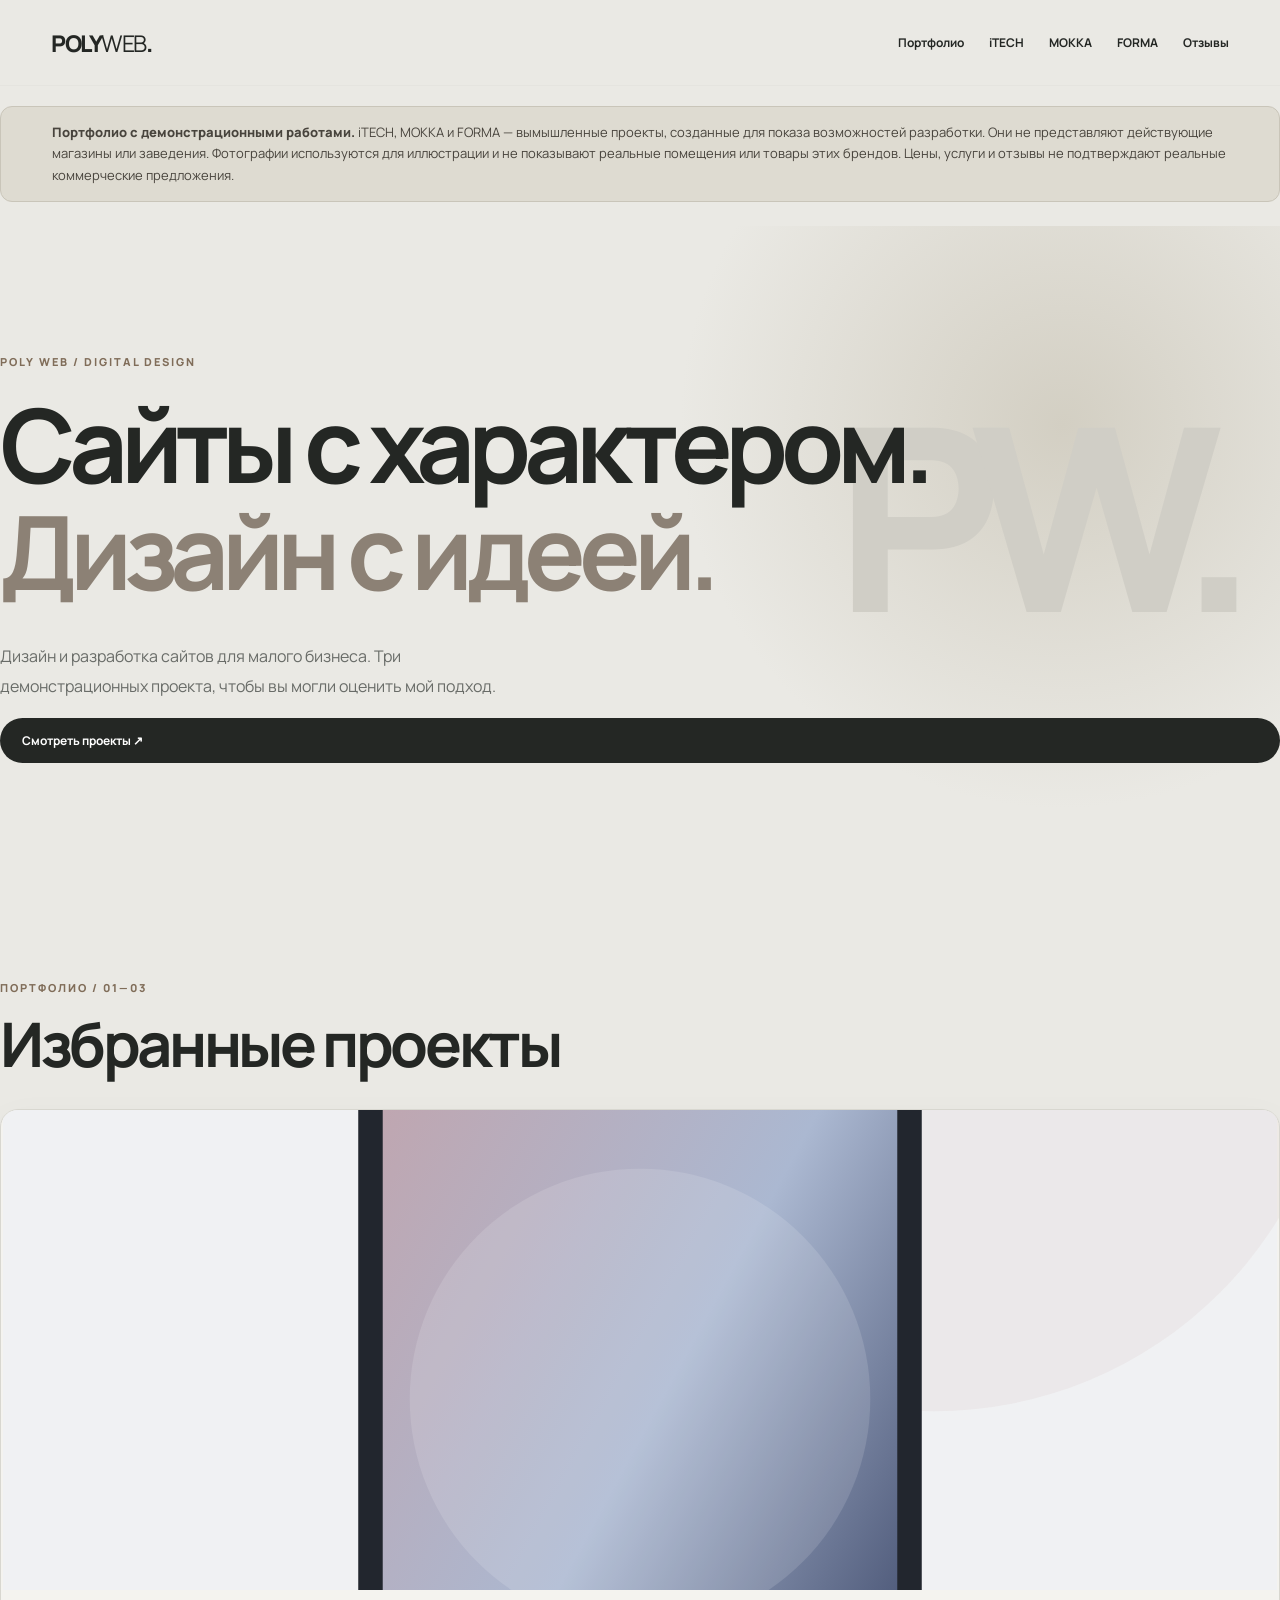
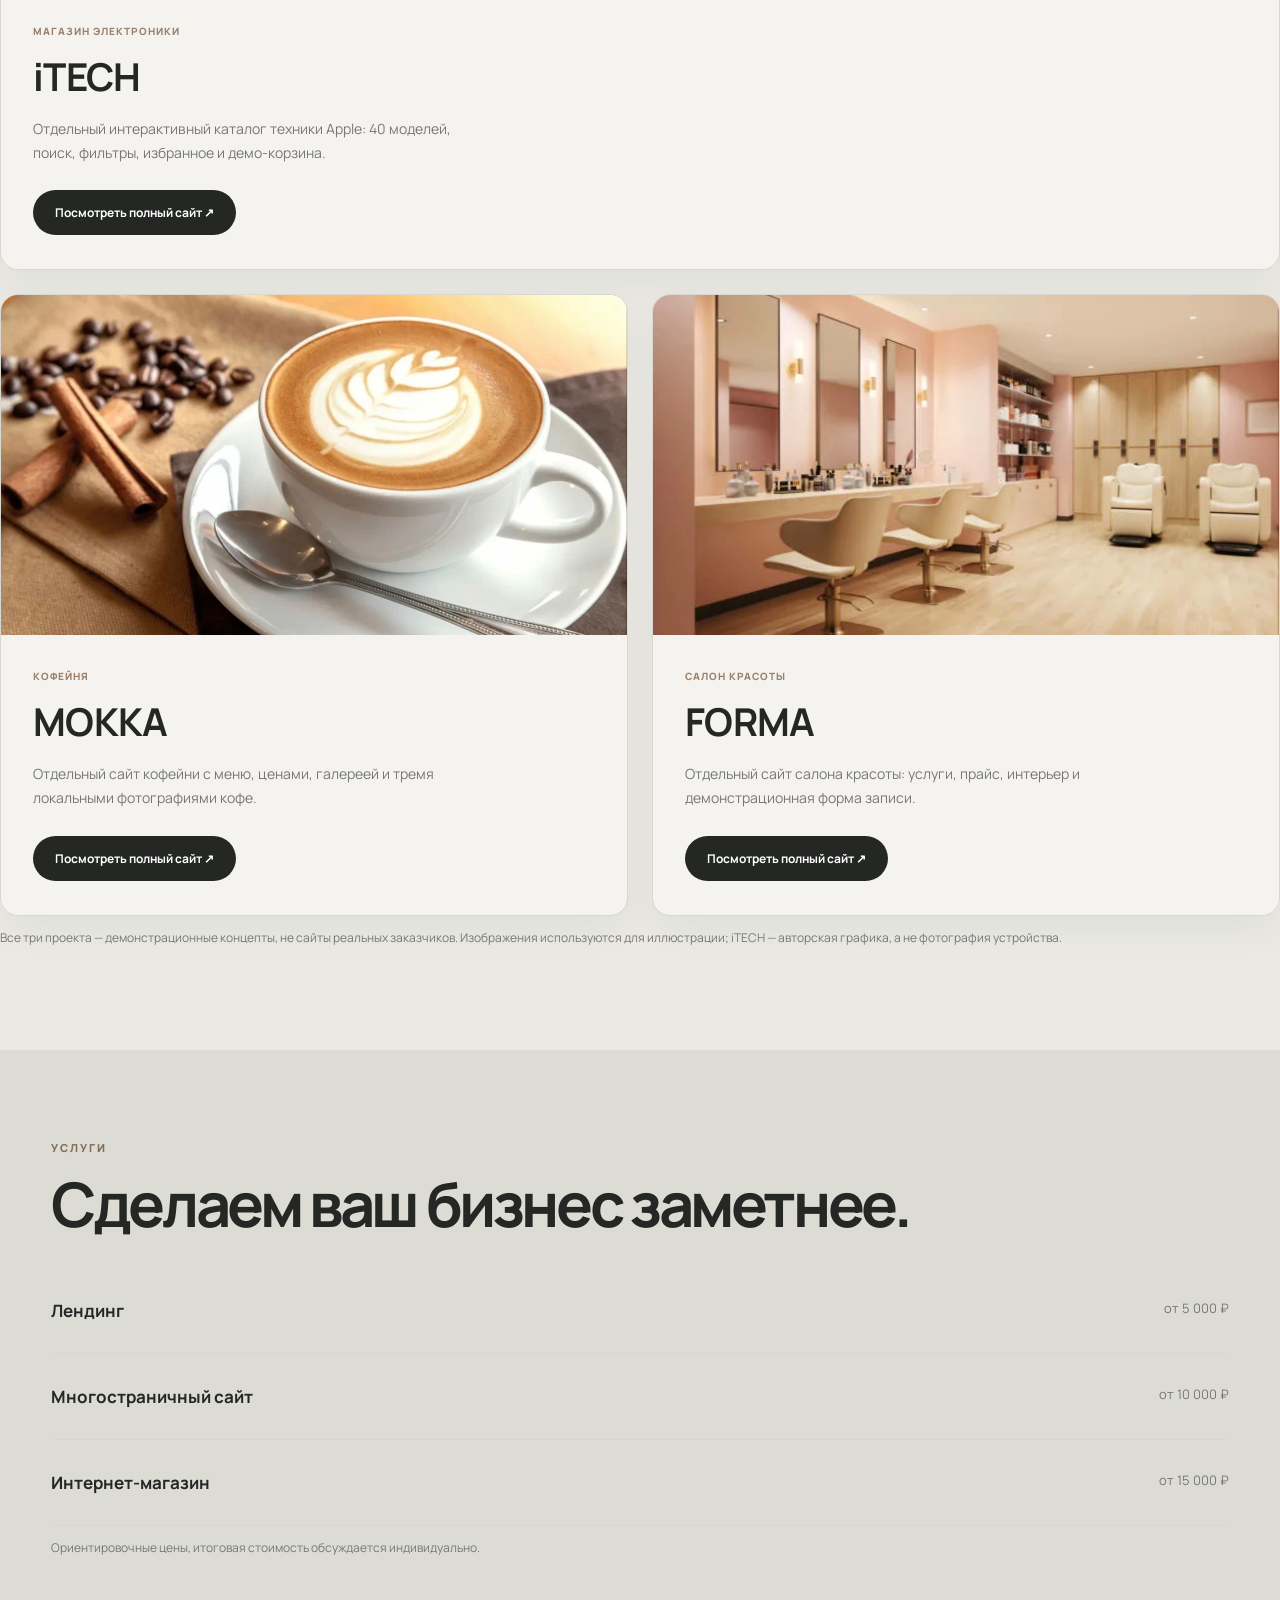
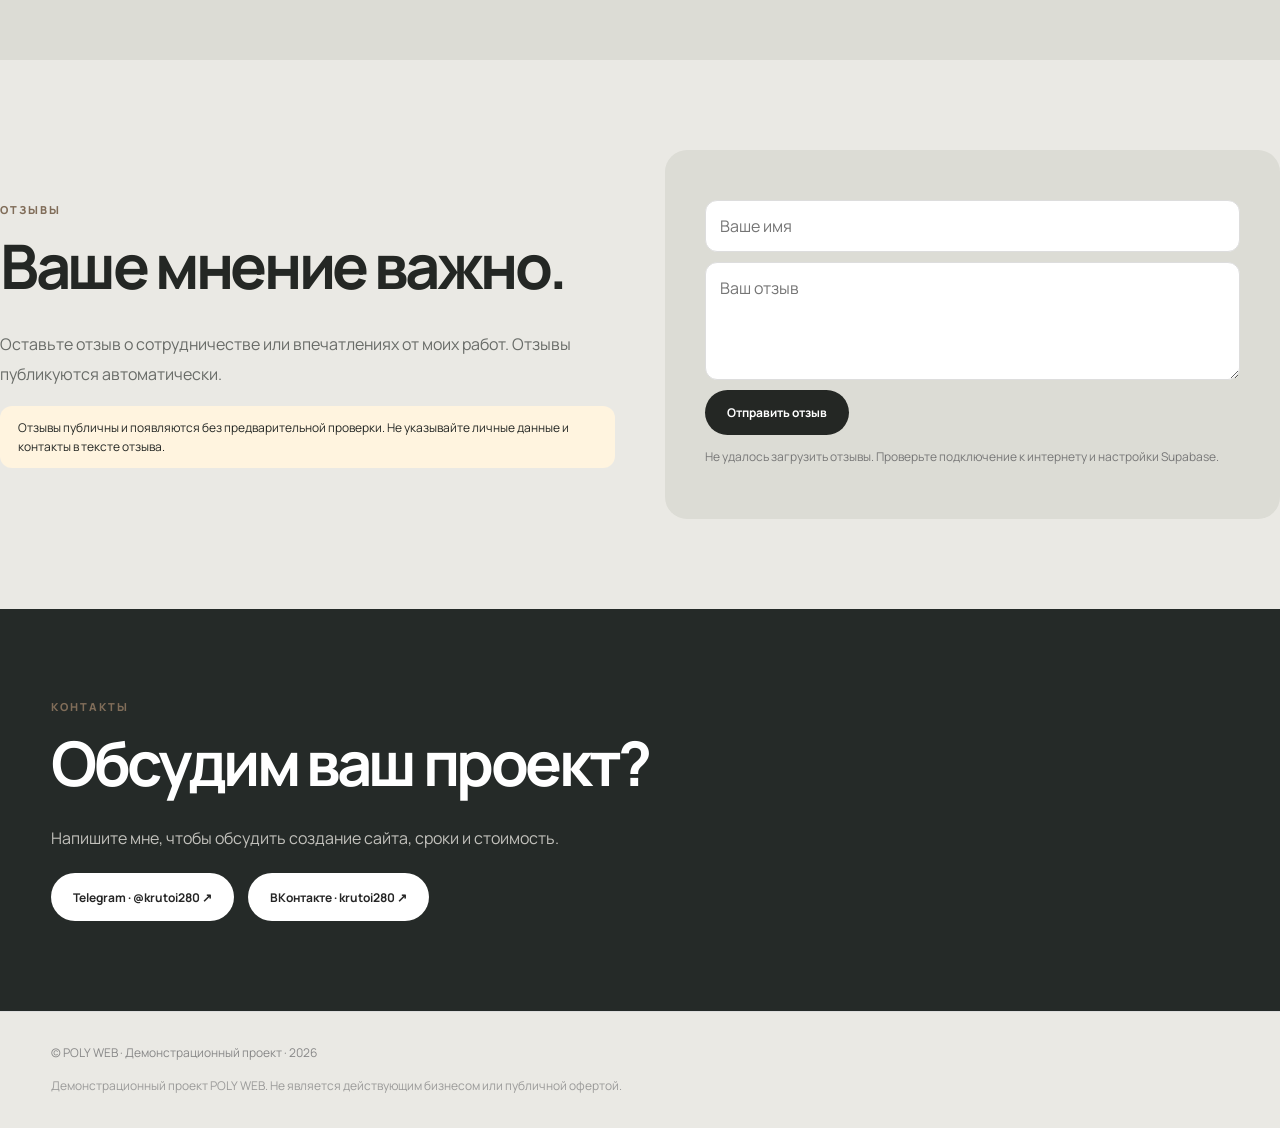
<file: index.html>
<!doctype html><html lang="ru"><head><link rel="icon" type="image/x-icon" href="favicon.ico"><meta charset="utf-8"><meta name="viewport" content="width=device-width, initial-scale=1"><link rel="stylesheet" href="assets/style.css"><title>POLY WEB — портфолио</title></head><body><header class="wrap top"><a class="logo" href="index.html">POLY<span>WEB</span>.</a><nav class="nav"><a href="index.html">Портфолио</a><a href="iTECH/index.html">iTECH</a><a href="MOKKA/index.html">MOKKA</a><a href="FORMA/index.html">FORMA</a><a href="index.html#reviews">Отзывы</a></nav></header><main><div class="demo-disclaimer wrap" role="note"><strong>Портфолио с демонстрационными работами.</strong> iTECH, MOKKA и FORMA — вымышленные проекты, созданные для показа возможностей разработки. Они не представляют действующие магазины или заведения. Фотографии используются для иллюстрации и не показывают реальные помещения или товары этих брендов. Цены, услуги и отзывы не подтверждают реальные коммерческие предложения.</div><section class="hero wrap portfolio-hero"><div class="kicker">POLY WEB / DIGITAL DESIGN</div><h1>Сайты с характером.<br><em>Дизайн с идеей.</em></h1><p class="lead">Дизайн и разработка сайтов для малого бизнеса. Три демонстрационных проекта, чтобы вы могли оценить мой подход.</p><a href="#projects" class="btn">Смотреть проекты ↗</a></section><section class="section wrap" id="projects"><div class="kicker">Портфолио / 01—03</div><h2>Избранные проекты</h2><div class="grid project-showcase"><article class="card"><img src="iTECH/assets/iPhone.svg" alt="iTECH — иллюстрация техники"><div class="card-body"><div class="tag">Магазин электроники</div><h3>iTECH</h3><p>Отдельный интерактивный каталог техники Apple: 40 моделей, поиск, фильтры, избранное и демо-корзина.</p><a class="btn" href="iTECH/index.html">Посмотреть полный сайт ↗</a></div></article><article class="card"><img src="MOKKA/assets/cappuccino.jpg" alt="MOKKA — фотография капучино"><div class="card-body"><div class="tag">Кофейня</div><h3>MOKKA</h3><p>Отдельный сайт кофейни с меню, ценами, галереей и тремя локальными фотографиями кофе.</p><a class="btn" href="MOKKA/index.html">Посмотреть полный сайт ↗</a></div></article><article class="card"><img src="FORMA/assets/salon.jpg" alt="FORMA — фотография интерьера"><div class="card-body"><div class="tag">Салон красоты</div><h3>FORMA</h3><p>Отдельный сайт салона красоты: услуги, прайс, интерьер и демонстрационная форма записи.</p><a class="btn" href="FORMA/index.html">Посмотреть полный сайт ↗</a></div></article></div><p class="note">Все три проекта — демонстрационные концепты, не сайты реальных заказчиков. Изображения используются для иллюстрации; iTECH — авторская графика, а не фотография устройства.</p></section><section class="section services-elevated"><div class="wrap"><div class="kicker">Услуги</div><h2>Сделаем ваш бизнес заметнее.</h2><div class="service"><b>Лендинг</b><span>от 5 000 ₽</span></div><div class="service"><b>Многостраничный сайт</b><span>от 10 000 ₽</span></div><div class="service"><b>Интернет-магазин</b><span>от 15 000 ₽</span></div><p class="note">Ориентировочные цены, итоговая стоимость обсуждается индивидуально.</p></div></section><section class="section wrap" id="reviews"><div class="split"><div><div class="kicker">Отзывы</div><h2>Ваше мнение важно.</h2><p class="lead">Оставьте отзыв о сотрудничестве или впечатлениях от моих работ. Отзывы публикуются автоматически.</p><div class="notice">Отзывы публичны и появляются без предварительной проверки. Не указывайте личные данные и контакты в тексте отзыва.</div></div><div class="panel"><form id="reviewForm"><input class="field" name="name" placeholder="Ваше имя" maxlength="50" required><textarea class="field" name="message" placeholder="Ваш отзыв" rows="4" maxlength="600" required></textarea><button class="btn">Отправить отзыв</button><p class="note" id="reviewStatus"></p></form><div id="reviewsList"></div></div></div></section><section class="section dark" id="contacts"><div class="wrap"><div class="kicker">Контакты</div><h2>Обсудим ваш проект?</h2><p class="muted">Напишите мне, чтобы обсудить создание сайта, сроки и стоимость.</p><div class="contact-buttons"><a class="pill light" href="https://t.me/krutoi280" target="_blank" rel="noopener noreferrer">Telegram · @krutoi280 ↗</a><a class="pill light" href="https://vk.ru/krutoi280" target="_blank" rel="noopener noreferrer">ВКонтакте · krutoi280 ↗</a></div></div></section></main><footer class="footer"><div class="wrap">© POLY WEB · Демонстрационный проект · 2026</div><div class="wrap demo-footnote">Демонстрационный проект POLY WEB. Не является действующим бизнесом или публичной офертой.</div></footer><script src="assets/main.js"></script></body></html>
</file>
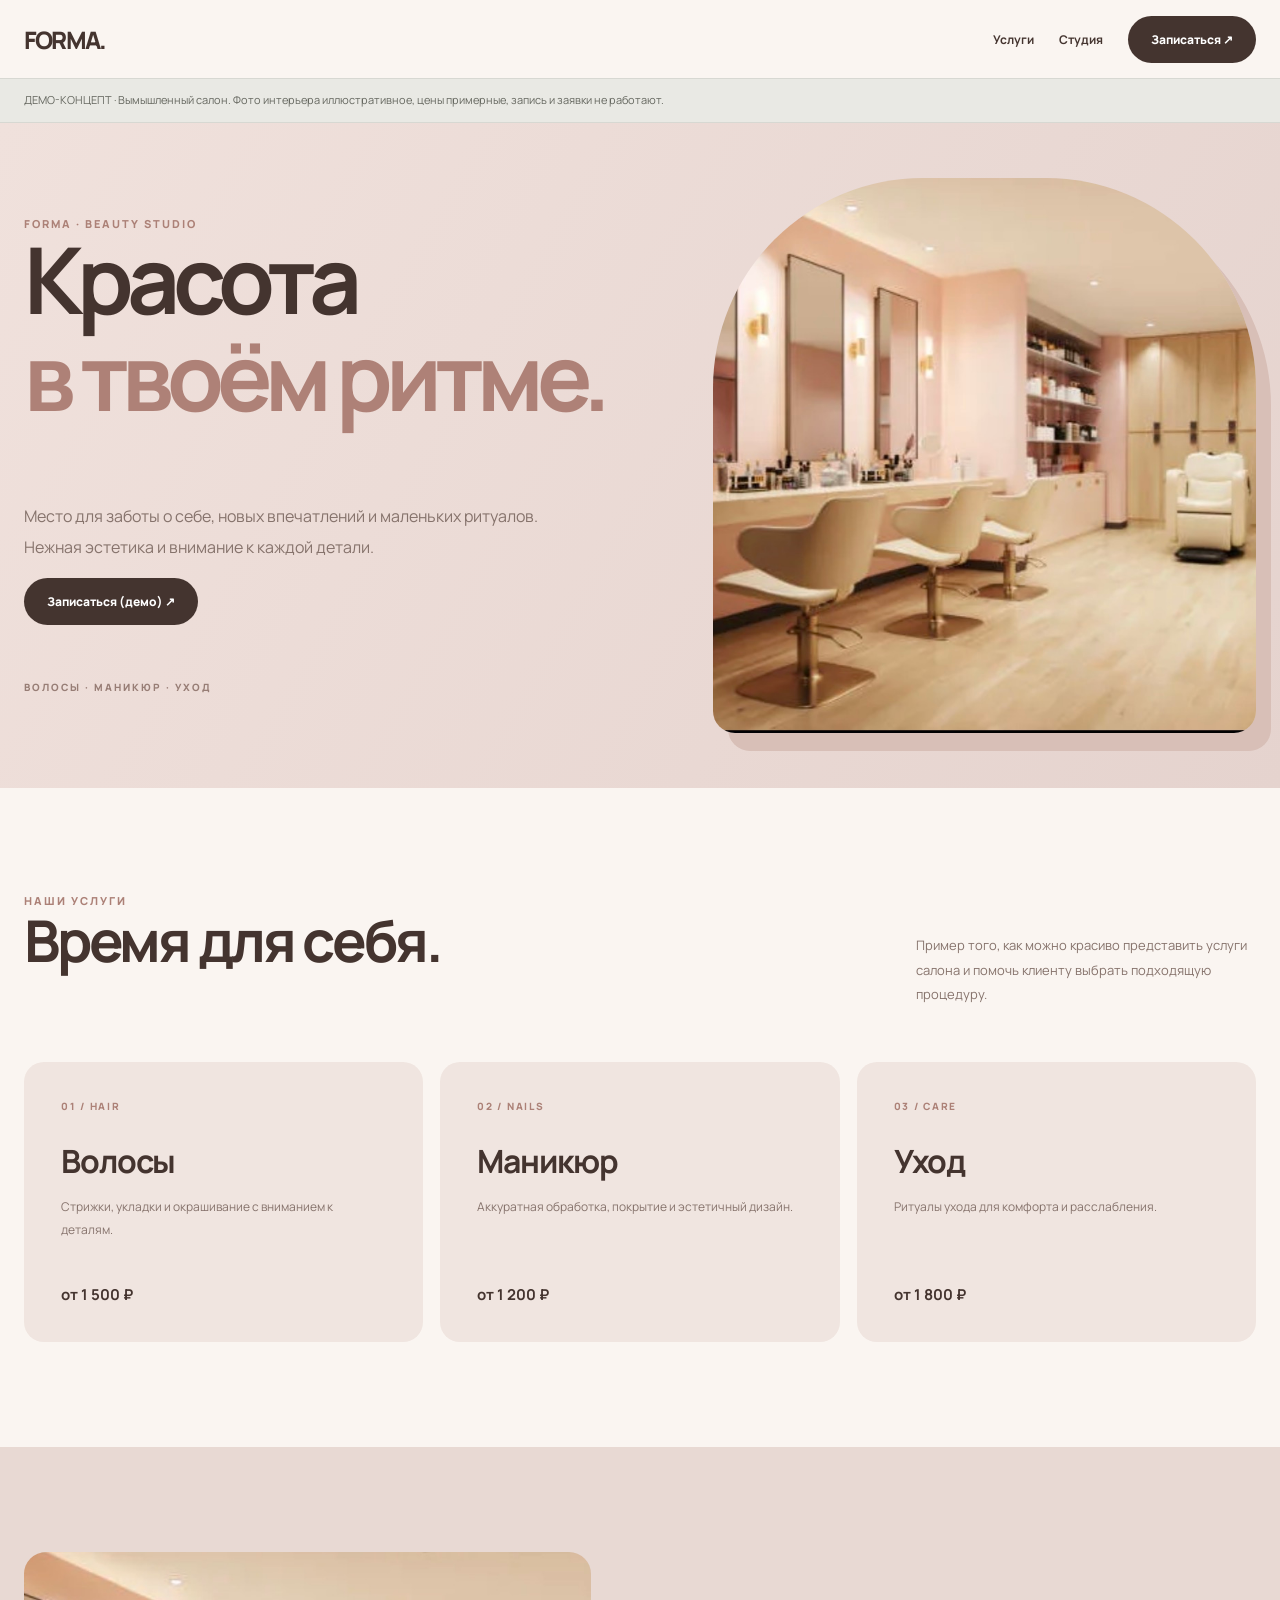
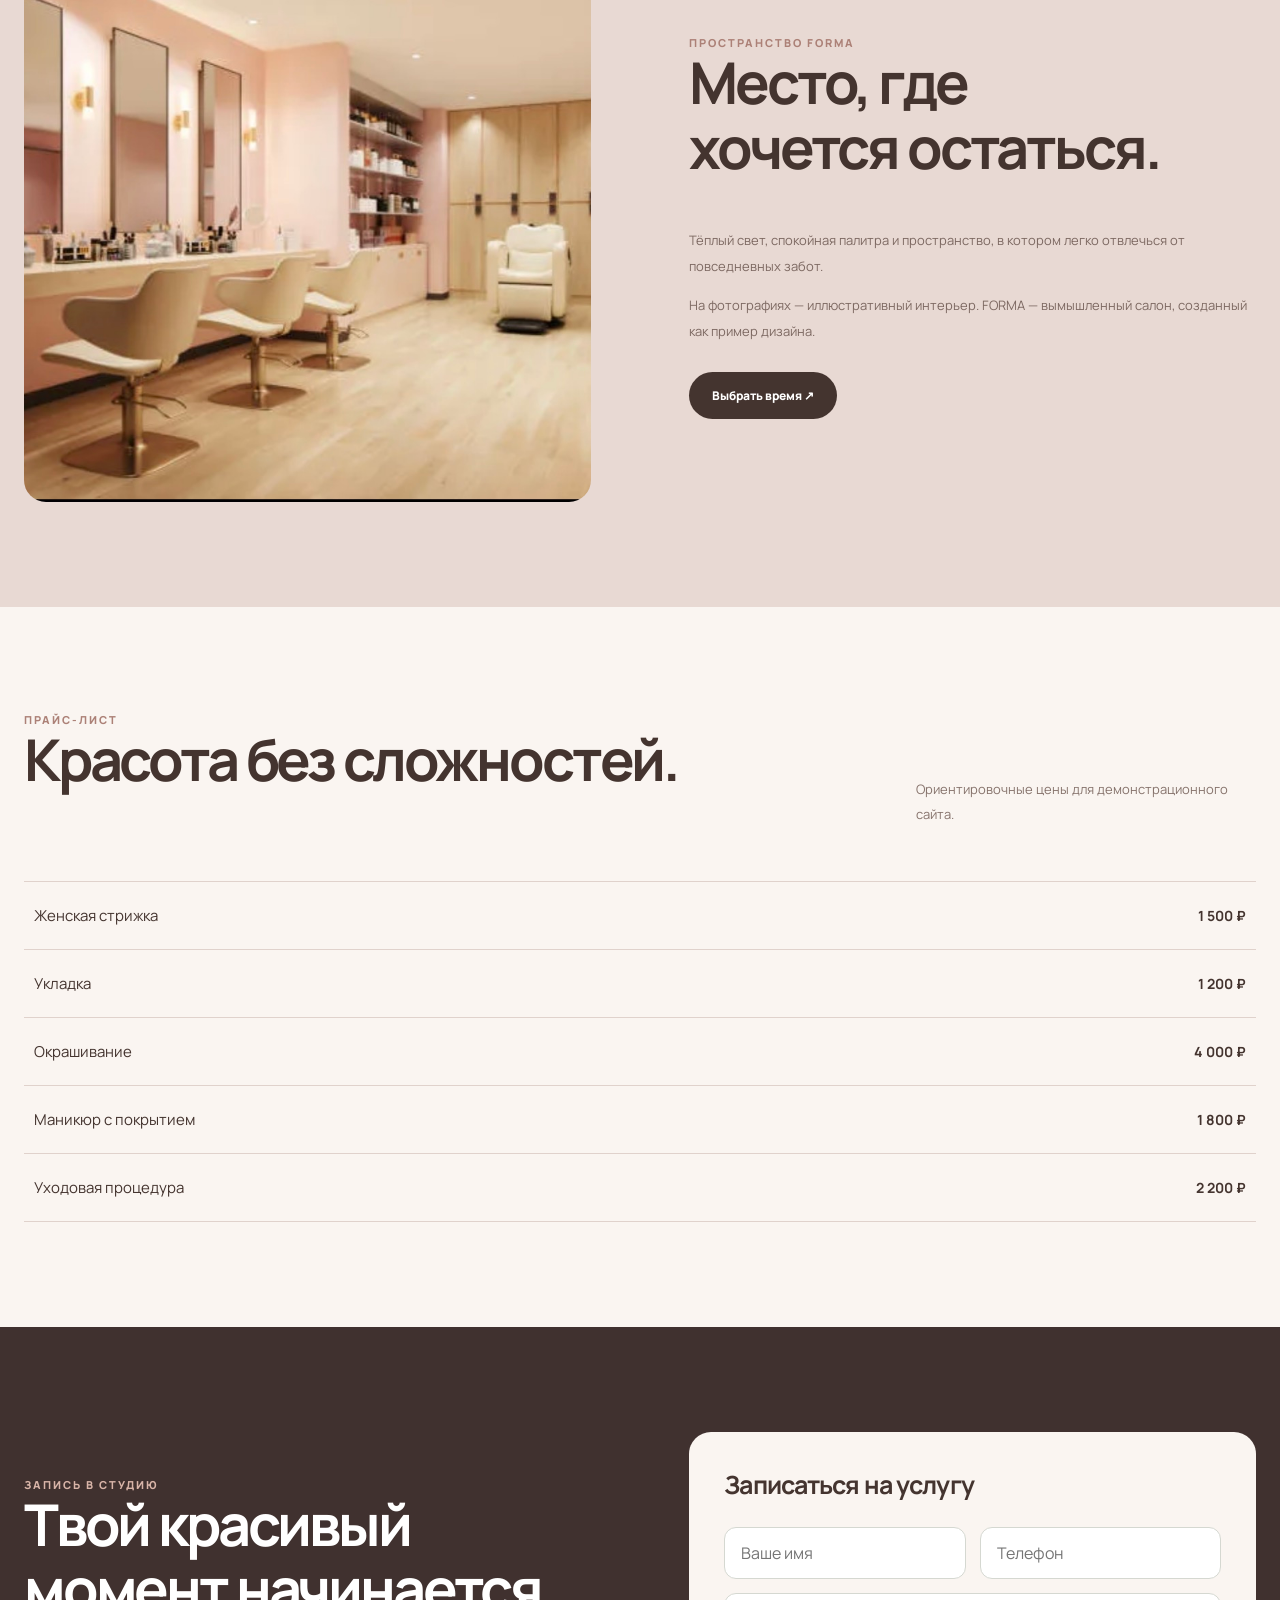
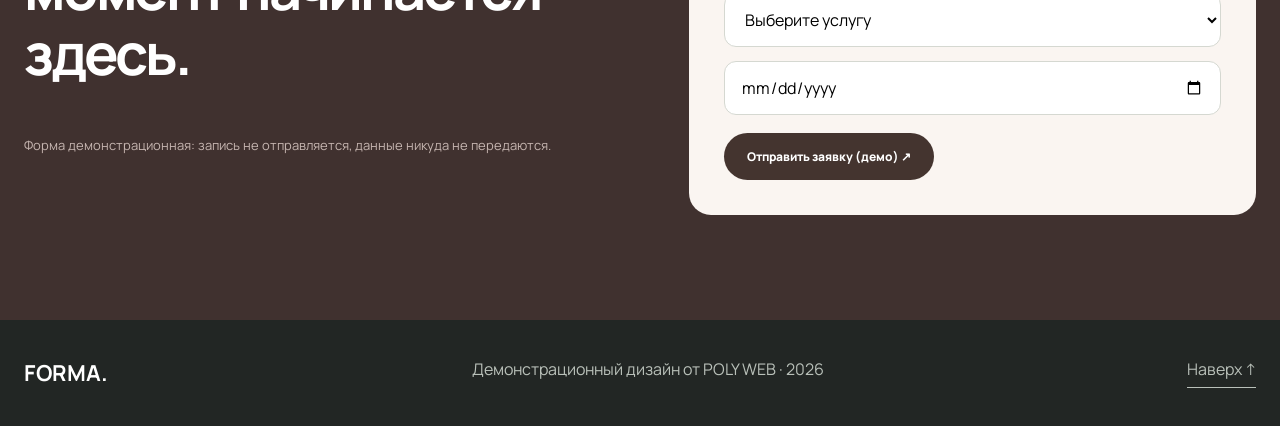
<file: FORMA/index.html>
<!doctype html><html lang="ru"><head><link rel="icon" type="image/x-icon" href="favicon.ico"><meta charset="utf-8"><meta name="viewport" content="width=device-width,initial-scale=1"><meta name="theme-color" content="#f8f8f5"><title>FORMA — студия красоты</title><link rel="stylesheet" href="assets/style.css"></head><body><header class="wrap nav"><a class="brand" href="#top">FORMA.</a><button class="menu-button" id="menuButton" aria-expanded="false" aria-label="Открыть меню">☰</button><nav class="navlinks" id="navLinks"><a href="#services">Услуги</a><a href="#about">Студия</a><a class="pill" href="#booking">Записаться ↗</a></nav></header><div class="notice"><div class="wrap">ДЕМО-КОНЦЕПТ · Вымышленный салон. Фото интерьера иллюстративное, цены примерные, запись и заявки не работают.</div></div><main id="top"><section class="beauty-hero"><div class="wrap beauty-hero-grid"><div><div class="kicker">FORMA · BEAUTY STUDIO</div><h1>Красота<br><em>в твоём ритме.</em></h1><p class="lead">Место для заботы о себе, новых впечатлений и маленьких ритуалов. Нежная эстетика и внимание к каждой детали.</p><a class="btn" href="#booking">Записаться (демо) ↗</a><div class="beauty-meta">ВОЛОСЫ · МАНИКЮР · УХОД</div></div><div class="beauty-main-photo photo"><img src="assets/salon.jpg" alt="Интерьер салона красоты в нежно-розовых тонах"></div></div></section>
<section class="section wrap" id="services"><div class="sectionhead"><div><div class="kicker">НАШИ УСЛУГИ</div><h2>Время для себя.</h2></div><p>Пример того, как можно красиво представить услуги салона и помочь клиенту выбрать подходящую процедуру.</p></div><div class="beauty-services"><article class="beauty-service"><span>01 / HAIR</span><h3>Волосы</h3><p>Стрижки, укладки и окрашивание с вниманием к деталям.</p><strong>от 1 500 ₽</strong></article><article class="beauty-service"><span>02 / NAILS</span><h3>Маникюр</h3><p>Аккуратная обработка, покрытие и эстетичный дизайн.</p><strong>от 1 200 ₽</strong></article><article class="beauty-service"><span>03 / CARE</span><h3>Уход</h3><p>Ритуалы ухода для комфорта и расслабления.</p><strong>от 1 800 ₽</strong></article></div></section>
<section class="section beauty-story" id="about"><div class="wrap beauty-story-grid"><div class="photo"><img src="assets/salon.jpg" alt="Светлый интерьер студии красоты"></div><div class="beauty-story-copy"><div class="kicker">ПРОСТРАНСТВО FORMA</div><h2>Место, где<br>хочется остаться.</h2><p>Тёплый свет, спокойная палитра и пространство, в котором легко отвлечься от повседневных забот.</p><p>На фотографиях — иллюстративный интерьер. FORMA — вымышленный салон, созданный как пример дизайна.</p><a class="btn" href="#booking">Выбрать время ↗</a></div></div></section>
<section class="section wrap"><div class="sectionhead"><div><div class="kicker">ПРАЙС-ЛИСТ</div><h2>Красота без сложностей.</h2></div><p>Ориентировочные цены для демонстрационного сайта.</p></div><div class="price-list"><div><span>Женская стрижка</span><b>1 500 ₽</b></div><div><span>Укладка</span><b>1 200 ₽</b></div><div><span>Окрашивание</span><b>4 000 ₽</b></div><div><span>Маникюр с покрытием</span><b>1 800 ₽</b></div><div><span>Уходовая процедура</span><b>2 200 ₽</b></div></div></section>
<section class="section beauty-book" id="booking"><div class="wrap beauty-book-grid"><div><div class="kicker">ЗАПИСЬ В СТУДИЮ</div><h2>Твой красивый<br>момент начинается здесь.</h2><p>Форма демонстрационная: запись не отправляется, данные никуда не передаются.</p></div><form data-demo-form class="booking-form"><h3>Записаться на услугу</h3><div class="formgrid"><input class="field" required placeholder="Ваше имя" aria-label="Ваше имя"><input class="field" required placeholder="Телефон" type="tel" aria-label="Телефон"><select class="field full" required aria-label="Услуга"><option value="">Выберите услугу</option><option>Стрижка</option><option>Маникюр</option><option>Уход</option><option>Окрашивание</option></select><input class="field full" required type="date" aria-label="Желаемая дата"></div><button class="btn" type="submit">Отправить заявку (демо) ↗</button></form></div></section></main><footer class="foot"><div class="wrap"><strong>FORMA.</strong><span>Демонстрационный дизайн от POLY WEB · 2026</span><a class="footerlink" href="#top">Наверх ↑</a></div></footer><div class="toast" id="toast" role="status"></div><script src="assets/script.js"></script></body></html>
</file>
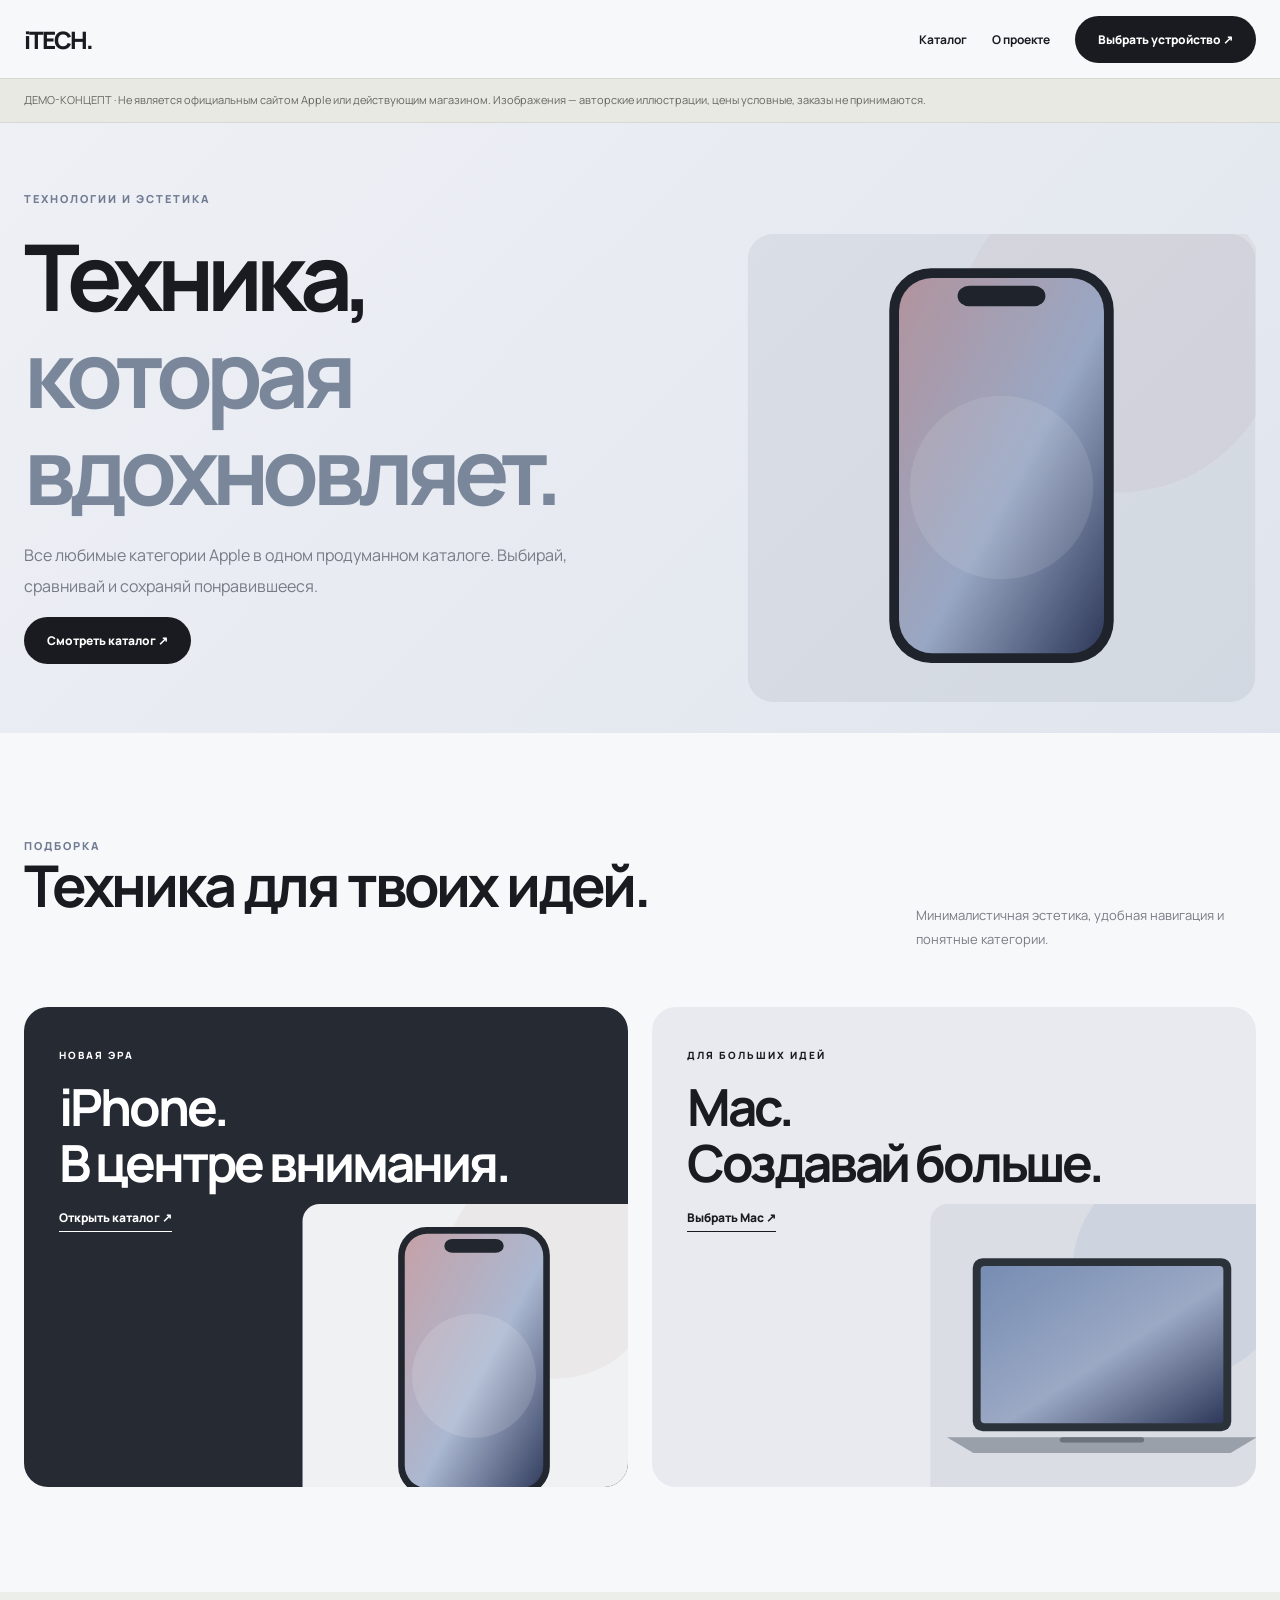
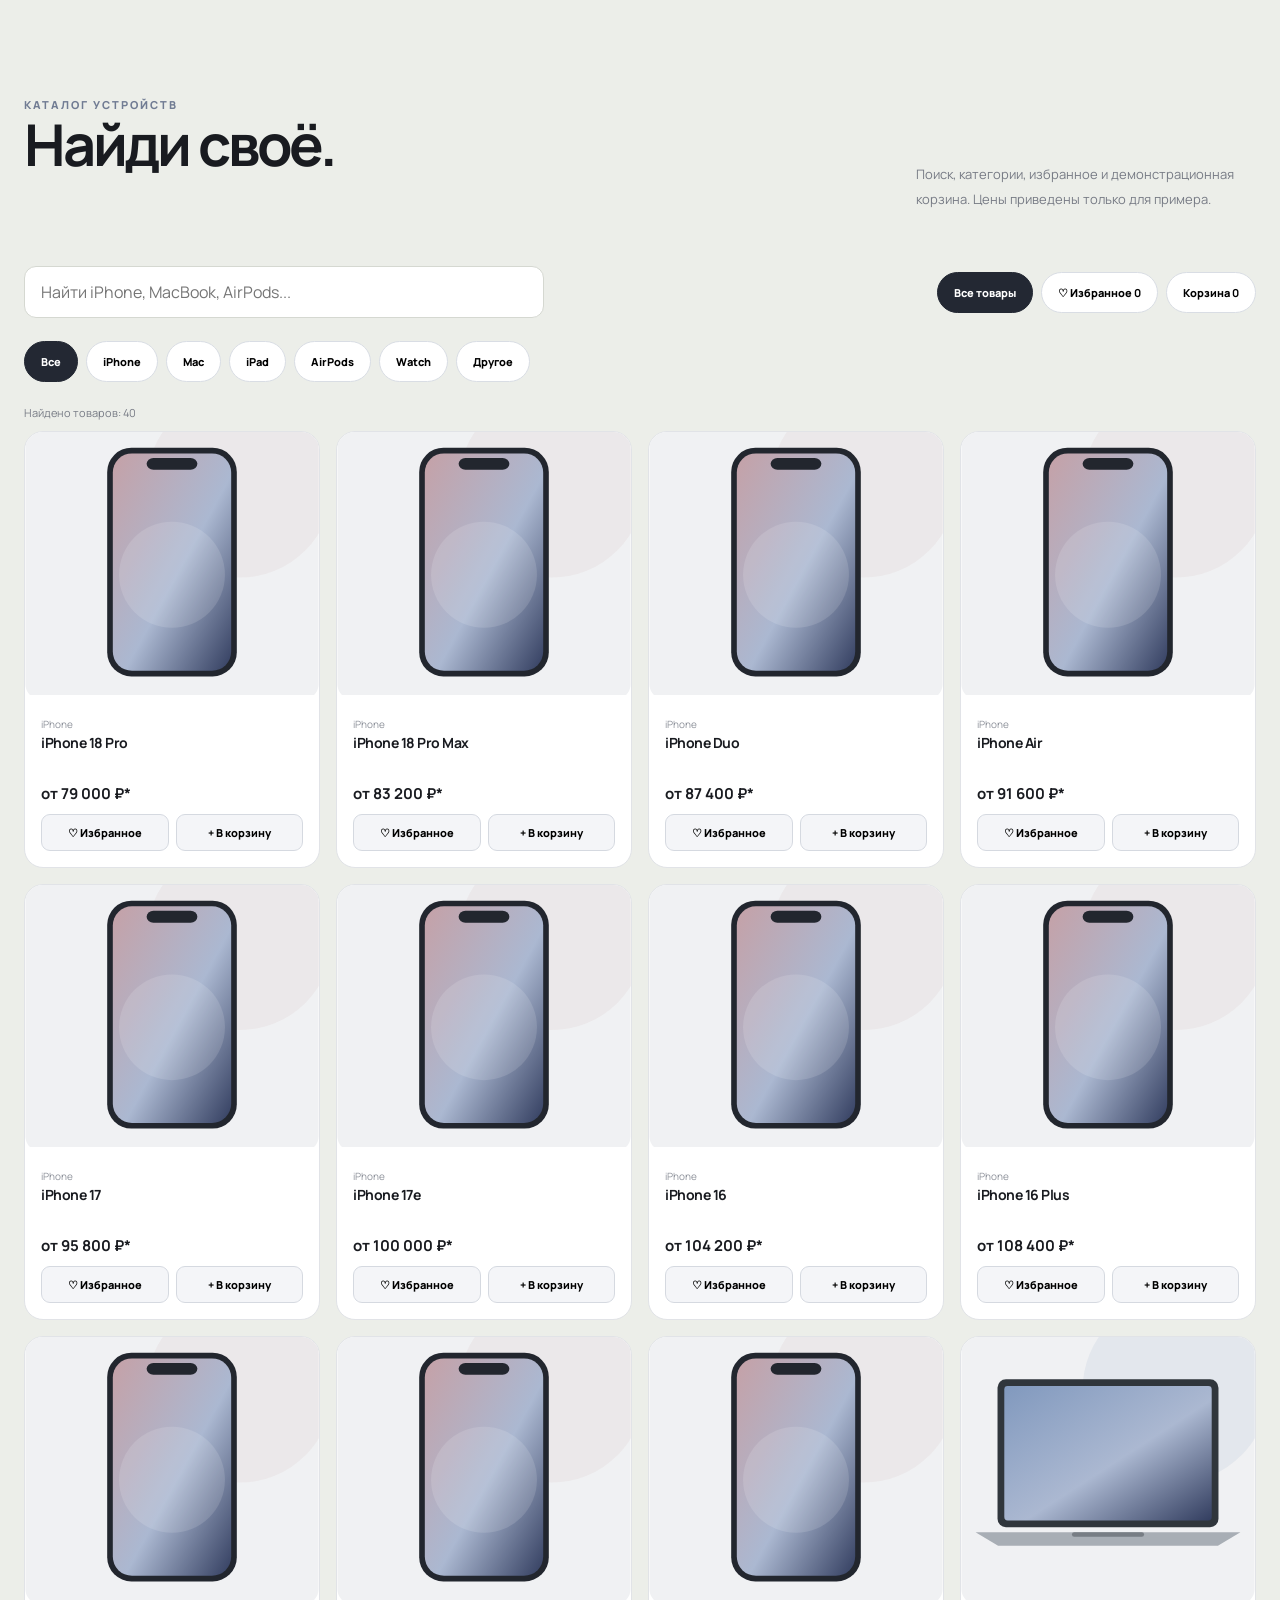
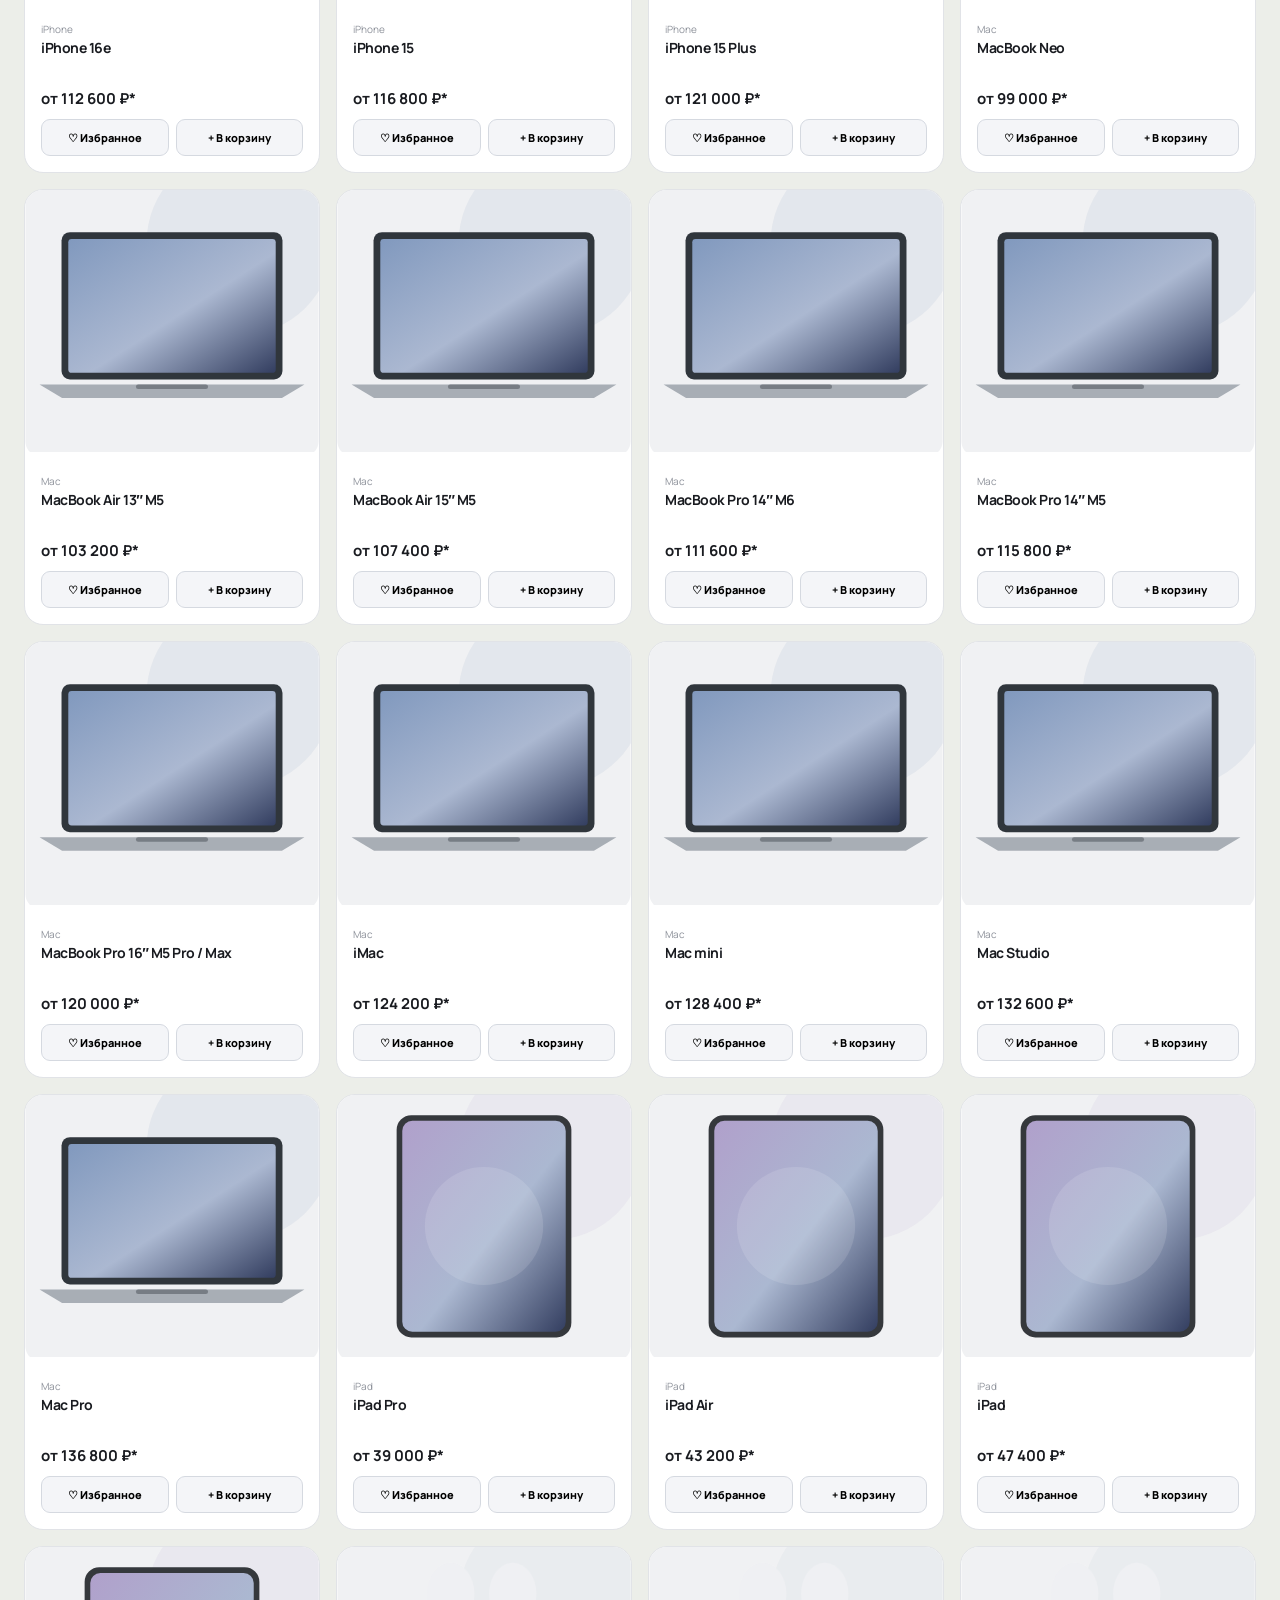
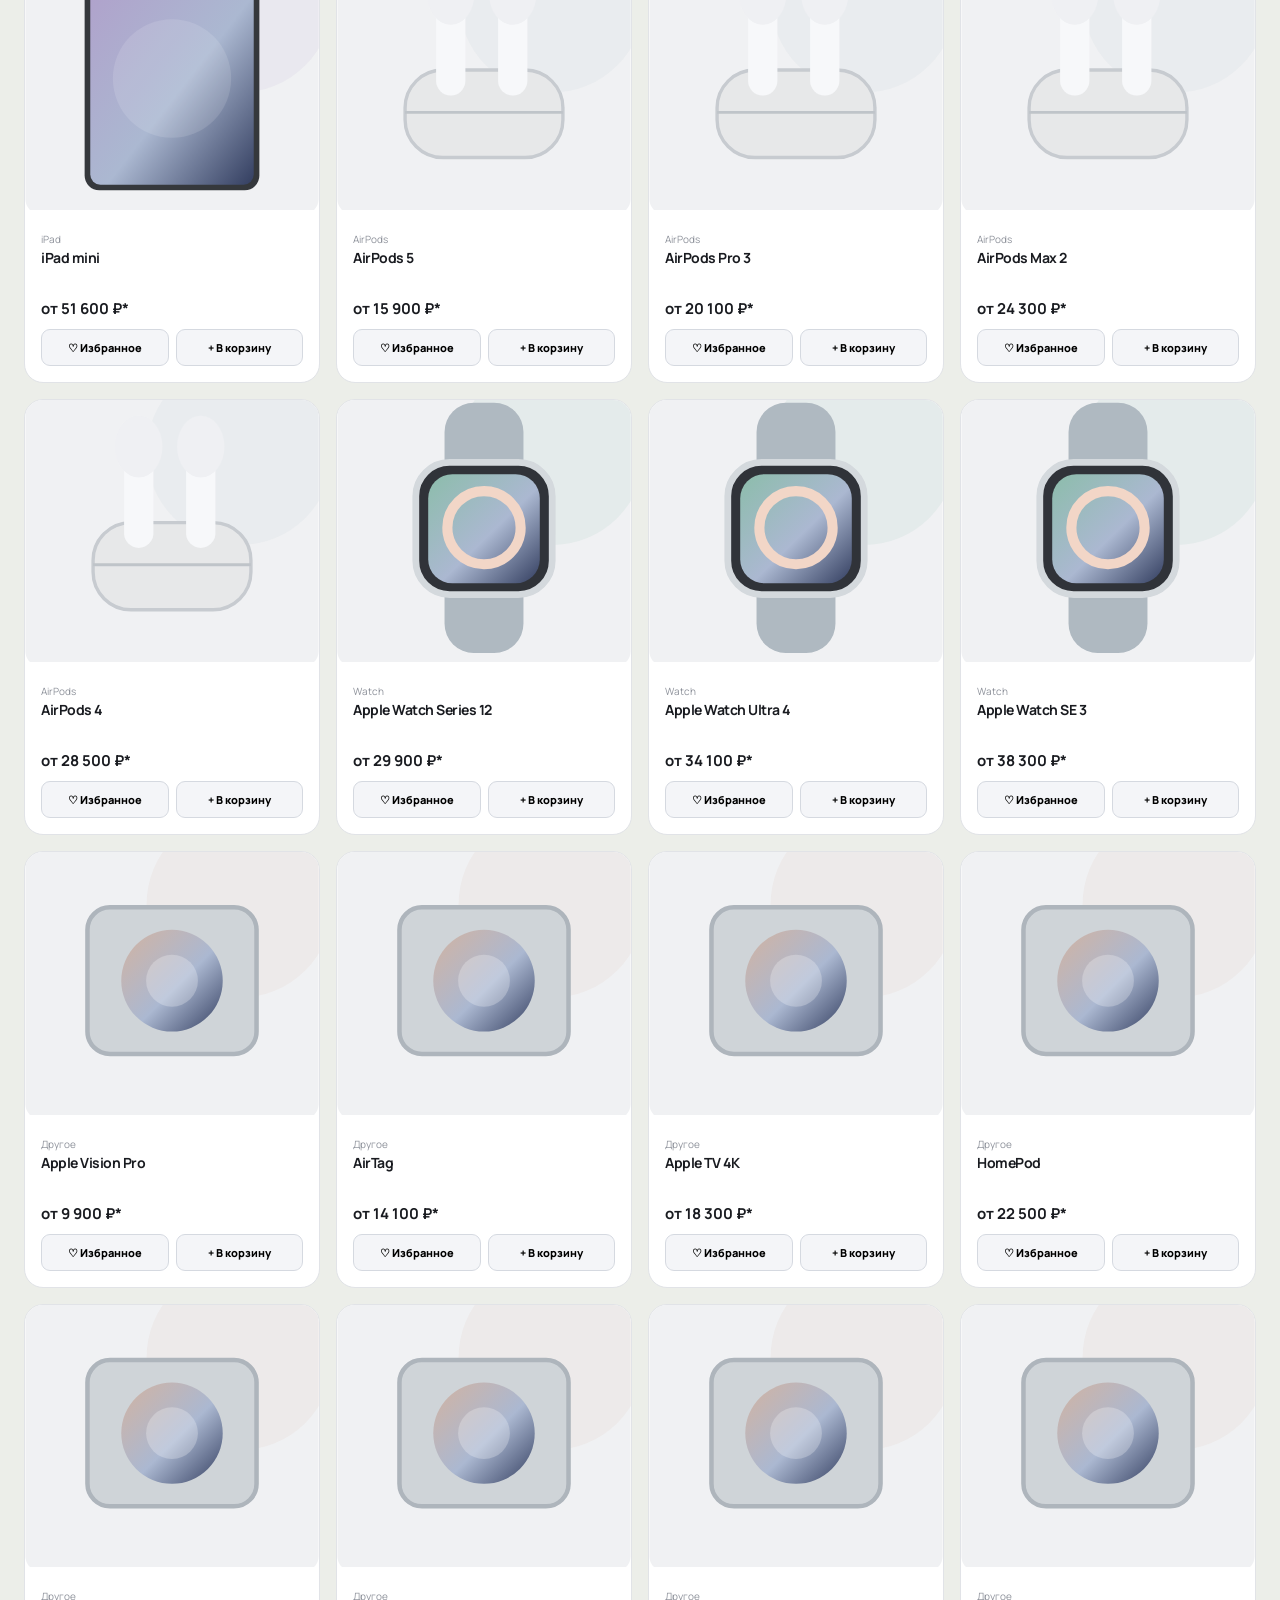
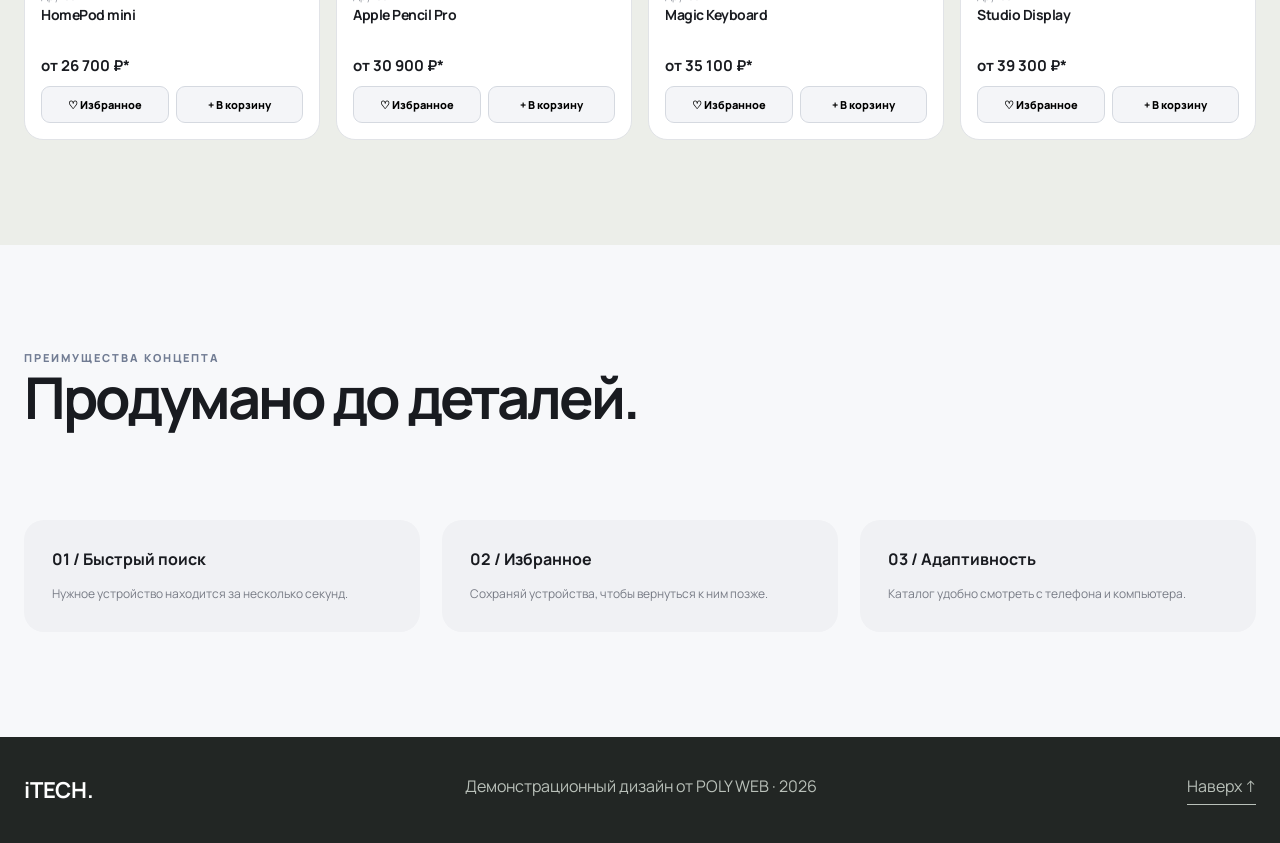
<file: iTECH/index.html>
<!doctype html><html lang="ru"><head><link rel="icon" type="image/x-icon" href="favicon.ico"><meta charset="utf-8"><meta name="viewport" content="width=device-width,initial-scale=1"><meta name="theme-color" content="#f8f8f5"><title>iTECH — каталог техники Apple</title><link rel="stylesheet" href="assets/style.css"></head><body><header class="wrap nav"><a class="brand" href="#top">iTECH.</a><button class="menu-button" id="menuButton" aria-expanded="false" aria-label="Открыть меню">☰</button><nav class="navlinks" id="navLinks"><a href="#catalog">Каталог</a><a href="#about">О проекте</a><a class="pill" href="#catalog">Выбрать устройство ↗</a></nav></header><div class="notice"><div class="wrap">ДЕМО-КОНЦЕПТ · Не является официальным сайтом Apple или действующим магазином. Изображения — авторские иллюстрации, цены условные, заказы не принимаются.</div></div><main id="top"><section class="itech-hero"><div class="wrap hero-flex"><div><div class="kicker">ТЕХНОЛОГИИ И ЭСТЕТИКА</div><h1>Техника,<br><span>которая вдохновляет.</span></h1><p class="lead">Все любимые категории Apple в одном продуманном каталоге. Выбирай, сравнивай и сохраняй понравившееся.</p><a class="btn" href="#catalog">Смотреть каталог ↗</a></div><div class="hero-device"><img src="assets/iPhone.svg" alt="Авторская иллюстрация смартфона"></div></div></section>
<section class="wrap section"><div class="sectionhead"><div><div class="kicker">ПОДБОРКА</div><h2>Техника для твоих идей.</h2></div><p>Минималистичная эстетика, удобная навигация и понятные категории.</p></div><div class="featuregrid"><article class="feature feature-dark"><div><span>НОВАЯ ЭРА</span><h3>iPhone.<br>В центре внимания.</h3><a href="#catalog">Открыть каталог ↗</a></div><img src="assets/iPhone.svg" alt="Иллюстрация iPhone"></article><article class="feature"><div><span>ДЛЯ БОЛЬШИХ ИДЕЙ</span><h3>Mac.<br>Создавай больше.</h3><a href="#catalog">Выбрать Mac ↗</a></div><img src="assets/Mac.svg" alt="Иллюстрация ноутбука"></article></div></section>
<section class="section alt" id="catalog"><div class="wrap"><div class="sectionhead"><div><div class="kicker">КАТАЛОГ УСТРОЙСТВ</div><h2>Найди своё.</h2></div><p>Поиск, категории, избранное и демонстрационная корзина. Цены приведены только для примера.</p></div><div class="catalog-tools"><input class="field" id="search" type="search" placeholder="Найти iPhone, MacBook, AirPods..." aria-label="Поиск товаров"><div class="catalog-actions"><button class="action" id="showAll">Все товары</button><button class="action" id="showFavorites">♡ Избранное <b id="favCount">0</b></button><button class="action" id="showCart">Корзина <b id="cartCount">0</b></button></div></div><div class="filters" id="filters"></div><p class="small" id="resultCount"></p><div class="products" id="productGrid"></div><div class="empty" id="empty" hidden>Ничего не найдено. Попробуй другой запрос.</div></div></section>
<section class="wrap section" id="about"><div class="sectionhead"><div><div class="kicker">ПРЕИМУЩЕСТВА КОНЦЕПТА</div><h2>Продумано до деталей.</h2></div></div><div class="grid3"><div class="info"><b>01 / Быстрый поиск</b><p>Нужное устройство находится за несколько секунд.</p></div><div class="info"><b>02 / Избранное</b><p>Сохраняй устройства, чтобы вернуться к ним позже.</p></div><div class="info"><b>03 / Адаптивность</b><p>Каталог удобно смотреть с телефона и компьютера.</p></div></div></section></main><footer class="foot"><div class="wrap"><strong>iTECH.</strong><span>Демонстрационный дизайн от POLY WEB · 2026</span><a class="footerlink" href="#top">Наверх ↑</a></div></footer><div class="toast" id="toast" role="status"></div><script src="assets/script.js"></script></body></html>
</file>
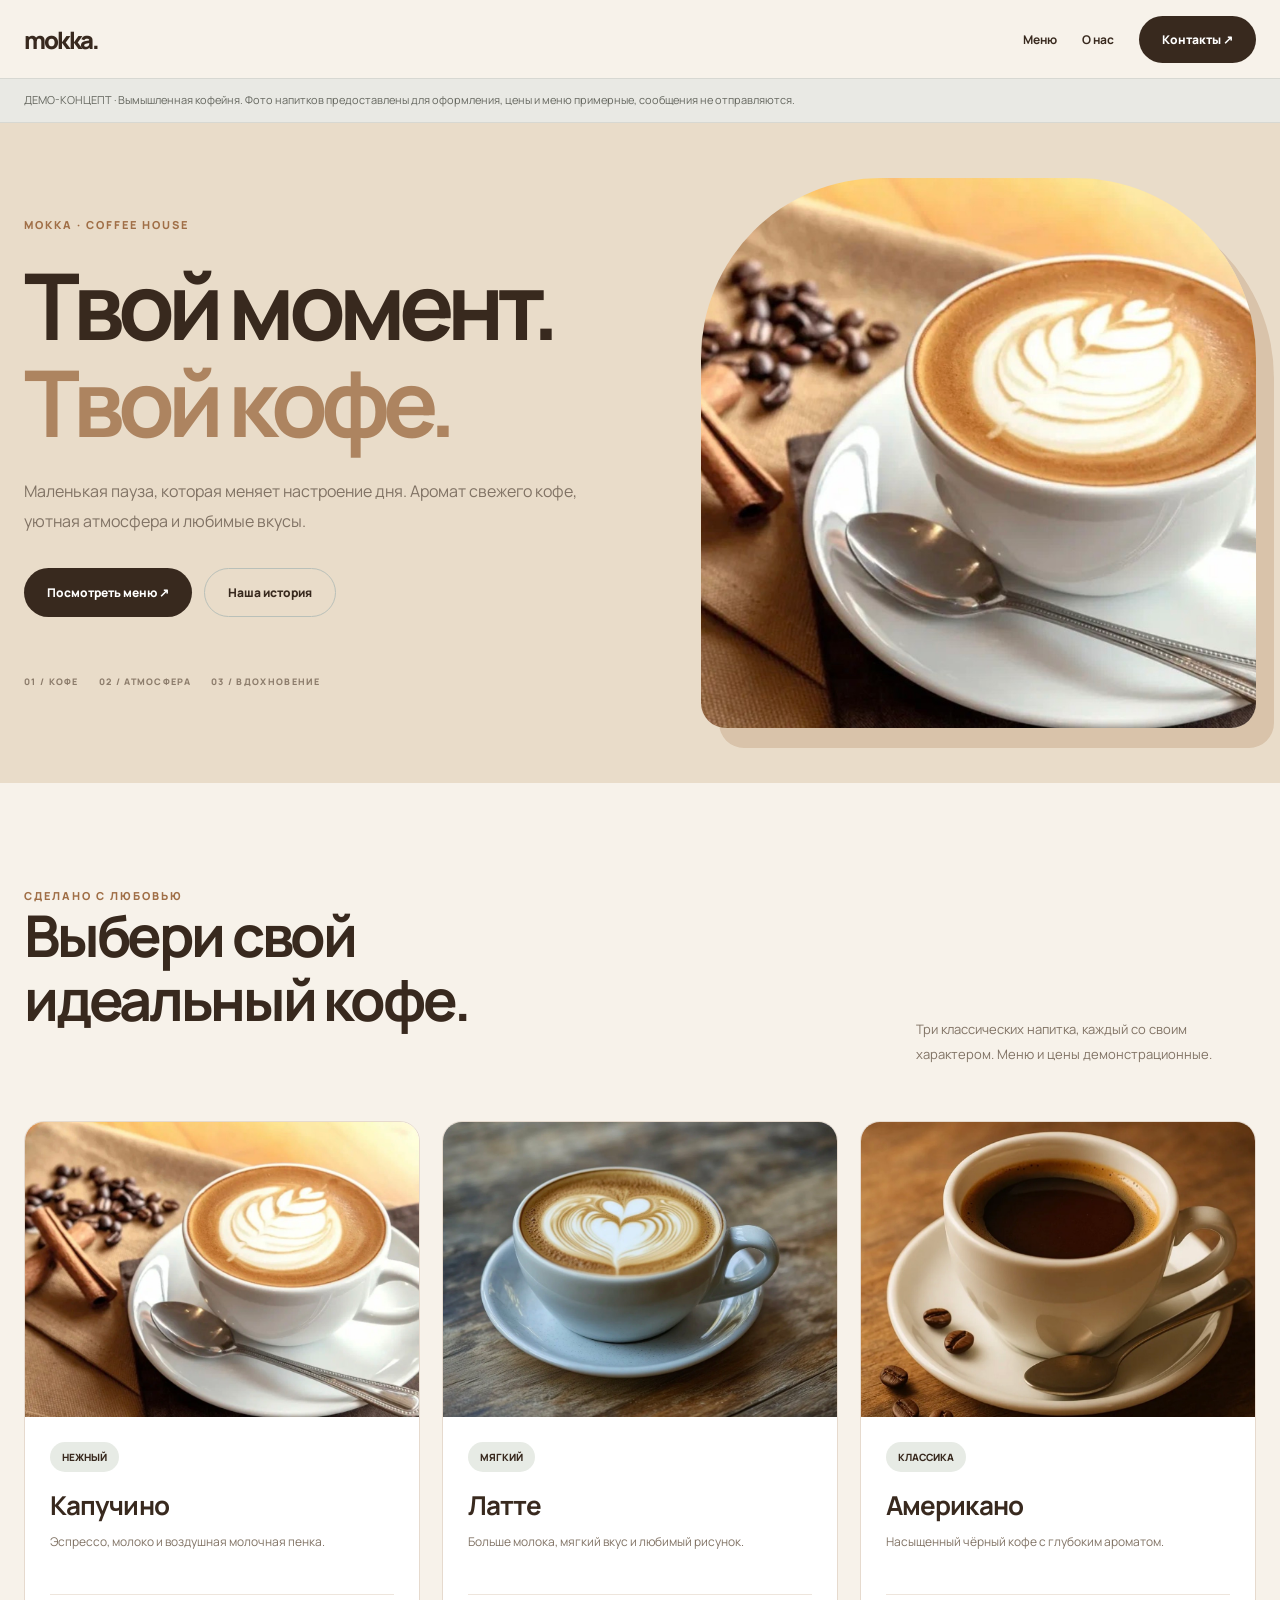
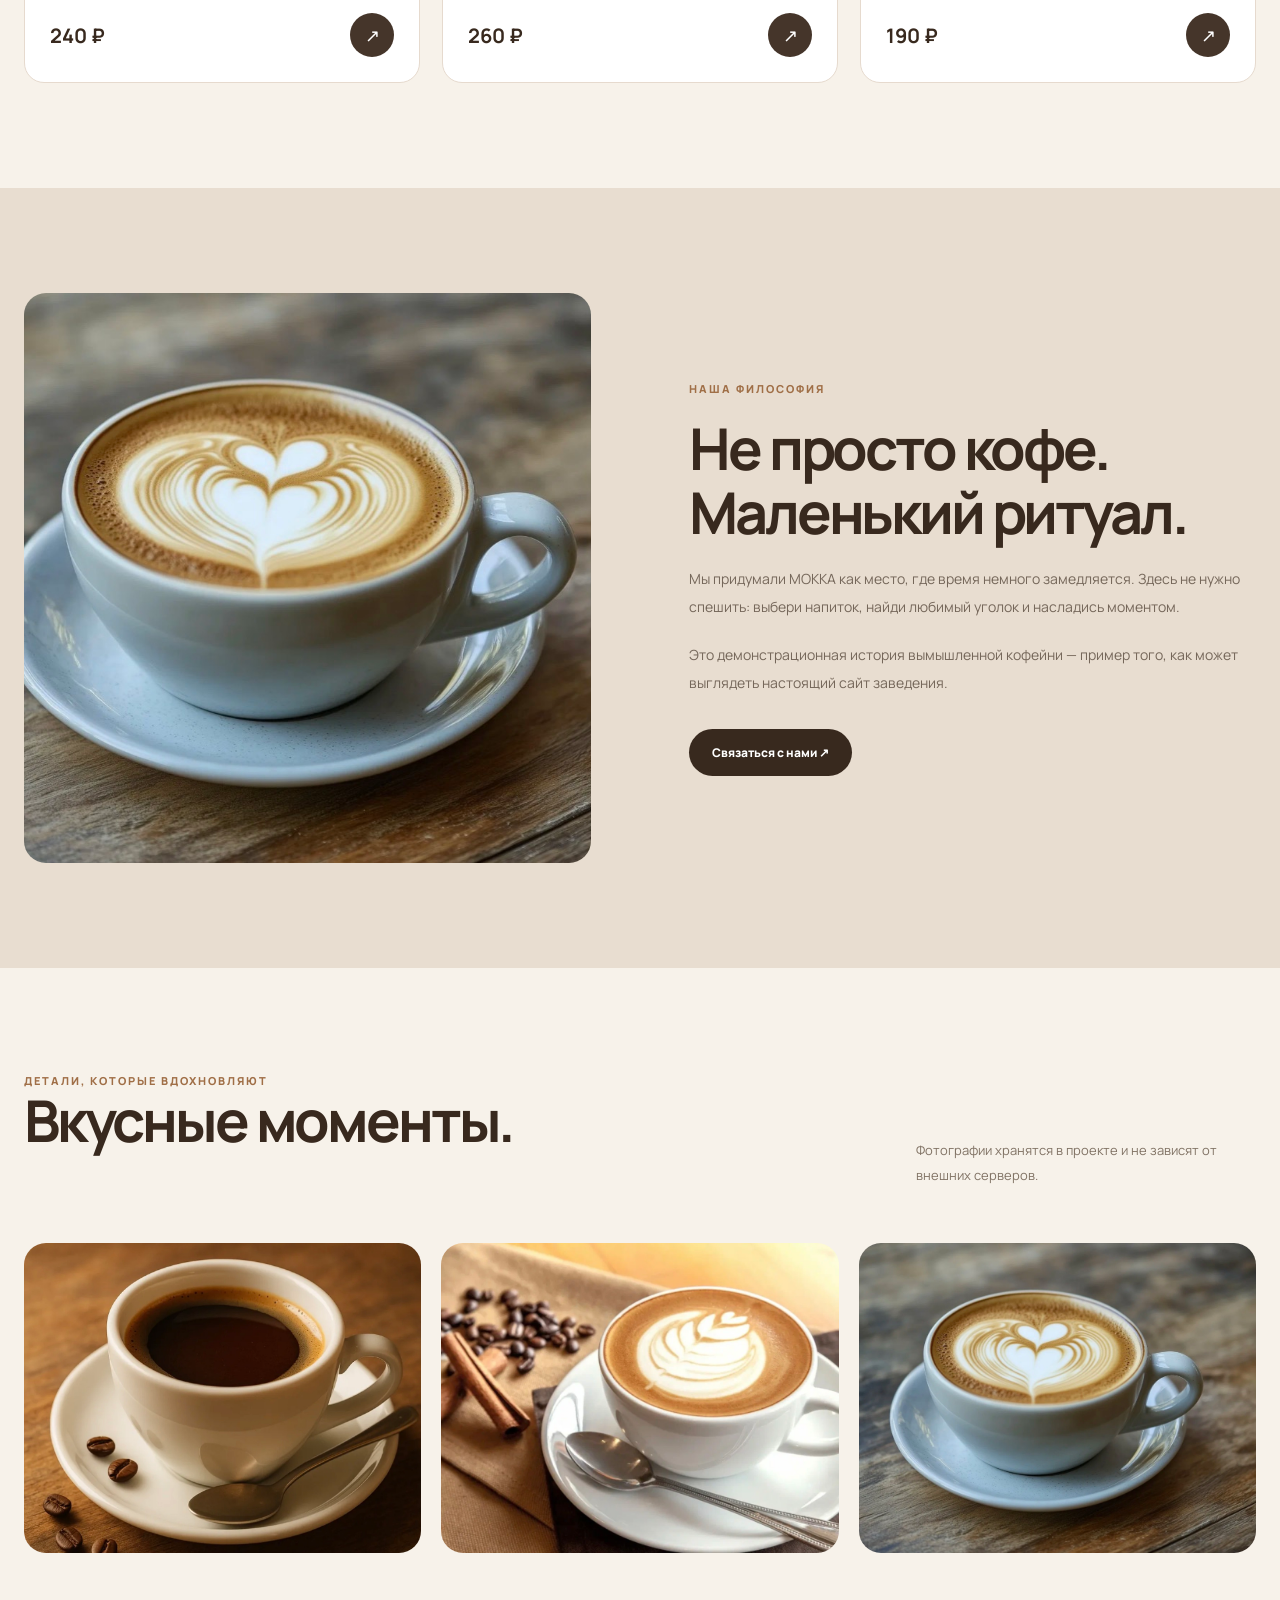
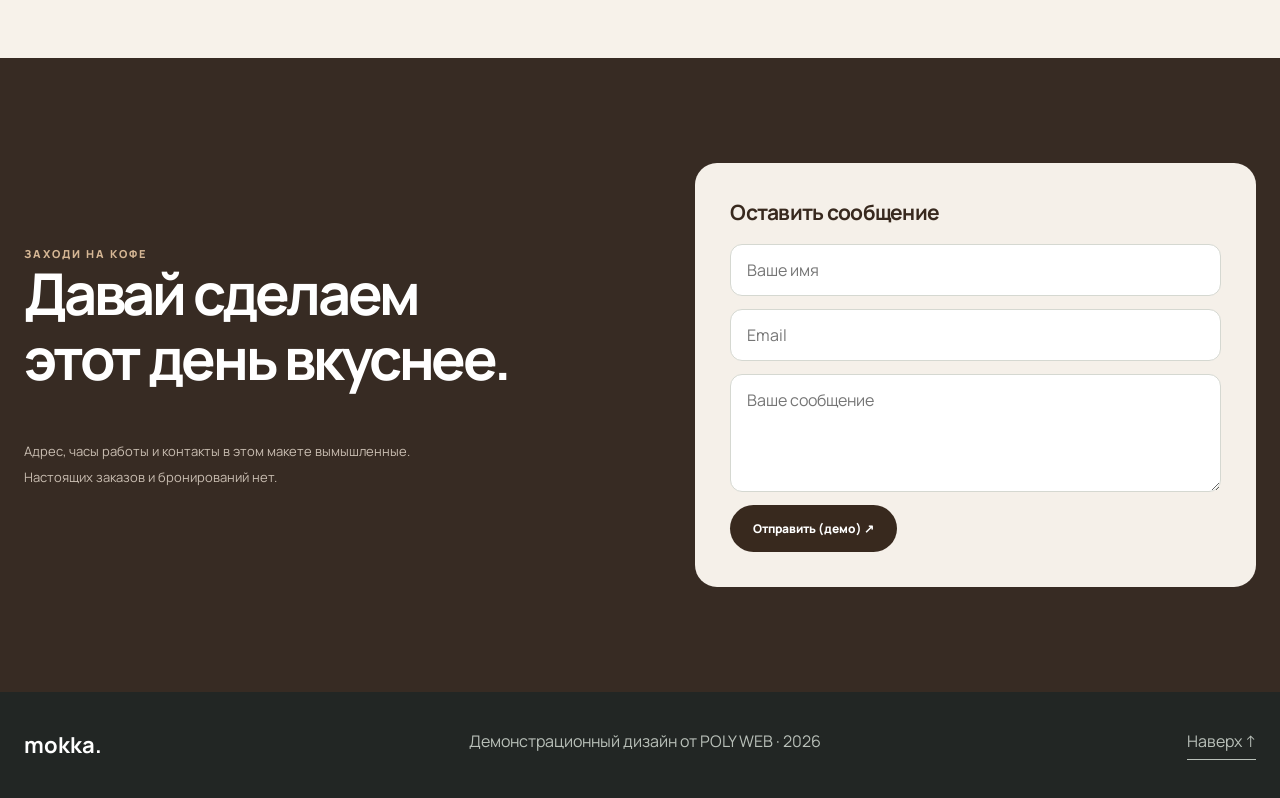
<file: MOKKA/index.html>
<!doctype html><html lang="ru"><head><link rel="icon" type="image/x-icon" href="favicon.ico"><meta charset="utf-8"><meta name="viewport" content="width=device-width,initial-scale=1"><meta name="theme-color" content="#f8f8f5"><title>MOKKA — кофейня с характером</title><link rel="stylesheet" href="assets/style.css"></head><body><header class="wrap nav"><a class="brand" href="#top">mokka.</a><button class="menu-button" id="menuButton" aria-expanded="false" aria-label="Открыть меню">☰</button><nav class="navlinks" id="navLinks"><a href="#menu">Меню</a><a href="#story">О нас</a><a class="pill" href="#contact">Контакты ↗</a></nav></header><div class="notice"><div class="wrap">ДЕМО-КОНЦЕПТ · Вымышленная кофейня. Фото напитков предоставлены для оформления, цены и меню примерные, сообщения не отправляются.</div></div><main id="top"><section class="coffee-hero"><div class="wrap coffee-hero-grid"><div><div class="kicker">MOKKA · COFFEE HOUSE</div><h1>Твой момент.<br><em>Твой кофе.</em></h1><p class="lead">Маленькая пауза, которая меняет настроение дня. Аромат свежего кофе, уютная атмосфера и любимые вкусы.</p><div class="hero-buttons"><a class="btn" href="#menu">Посмотреть меню ↗</a><a class="btn outline" href="#story">Наша история</a></div><div class="hero-mini"><span>01 / КОФЕ</span><span>02 / АТМОСФЕРА</span><span>03 / ВДОХНОВЕНИЕ</span></div></div><div class="coffee-hero-photo photo"><img src="assets/cappuccino.jpg" alt="Капучино с рисунком на пенке"></div></div></section>
<section class="section wrap" id="menu"><div class="sectionhead"><div><div class="kicker">СДЕЛАНО С ЛЮБОВЬЮ</div><h2>Выбери свой<br>идеальный кофе.</h2></div><p>Три классических напитка, каждый со своим характером. Меню и цены демонстрационные.</p></div><div class="grid3 drinks">
<article class="drink card"><div class="drink-img"><img src="assets/cappuccino.jpg" alt="Капучино с латте-артом"></div><div class="cardcontent"><span class="tag">НЕЖНЫЙ</span><h3>Капучино</h3><p>Эспрессо, молоко и воздушная молочная пенка.</p><div class="drink-bottom"><strong>240 ₽</strong><button class="round" data-demo-order="Капучино" aria-label="Выбрать капучино">↗</button></div></div></article>
<article class="drink card"><div class="drink-img"><img src="assets/latte.jpg" alt="Латте с рисунком сердца"></div><div class="cardcontent"><span class="tag">МЯГКИЙ</span><h3>Латте</h3><p>Больше молока, мягкий вкус и любимый рисунок.</p><div class="drink-bottom"><strong>260 ₽</strong><button class="round" data-demo-order="Латте" aria-label="Выбрать латте">↗</button></div></div></article>
<article class="drink card"><div class="drink-img"><img src="assets/americano.jpg" alt="Американо в белой чашке"></div><div class="cardcontent"><span class="tag">КЛАССИКА</span><h3>Американо</h3><p>Насыщенный чёрный кофе с глубоким ароматом.</p><div class="drink-bottom"><strong>190 ₽</strong><button class="round" data-demo-order="Американо" aria-label="Выбрать американо">↗</button></div></div></article>
</div></section>
<section class="section story-section" id="story"><div class="wrap story-grid"><div class="photo story-photo"><img src="assets/latte.jpg" alt="Латте с латте-артом"></div><div class="story-text"><div class="kicker">НАША ФИЛОСОФИЯ</div><h2>Не просто кофе.<br>Маленький ритуал.</h2><p>Мы придумали MOKKA как место, где время немного замедляется. Здесь не нужно спешить: выбери напиток, найди любимый уголок и насладись моментом.</p><p>Это демонстрационная история вымышленной кофейни — пример того, как может выглядеть настоящий сайт заведения.</p><a class="btn" href="#contact">Связаться с нами ↗</a></div></div></section>
<section class="section wrap"><div class="sectionhead"><div><div class="kicker">ДЕТАЛИ, КОТОРЫЕ ВДОХНОВЛЯЮТ</div><h2>Вкусные моменты.</h2></div><p>Фотографии хранятся в проекте и не зависят от внешних серверов.</p></div><div class="coffee-gallery"><div class="photo"><img src="assets/americano.jpg" alt="Чашка американо"></div><div class="photo"><img src="assets/cappuccino.jpg" alt="Капучино"></div><div class="photo"><img src="assets/latte.jpg" alt="Латте"></div></div></section>
<section class="section contact-coffee" id="contact"><div class="wrap contact-coffee-grid"><div><div class="kicker">ЗАХОДИ НА КОФЕ</div><h2>Давай сделаем<br>этот день вкуснее.</h2><p>Адрес, часы работы и контакты в этом макете вымышленные. Настоящих заказов и бронирований нет.</p></div><form data-demo-form class="contact-card"><h3>Оставить сообщение</h3><input class="field" required placeholder="Ваше имя" aria-label="Имя"><input class="field" required type="email" placeholder="Email" aria-label="Email"><textarea class="field" rows="4" required placeholder="Ваше сообщение" aria-label="Сообщение"></textarea><button class="btn" type="submit">Отправить (демо) ↗</button></form></div></section></main><footer class="foot"><div class="wrap"><strong>mokka.</strong><span>Демонстрационный дизайн от POLY WEB · 2026</span><a class="footerlink" href="#top">Наверх ↑</a></div></footer><div class="toast" id="toast" role="status"></div><script src="assets/script.js"></script></body></html>
</file>
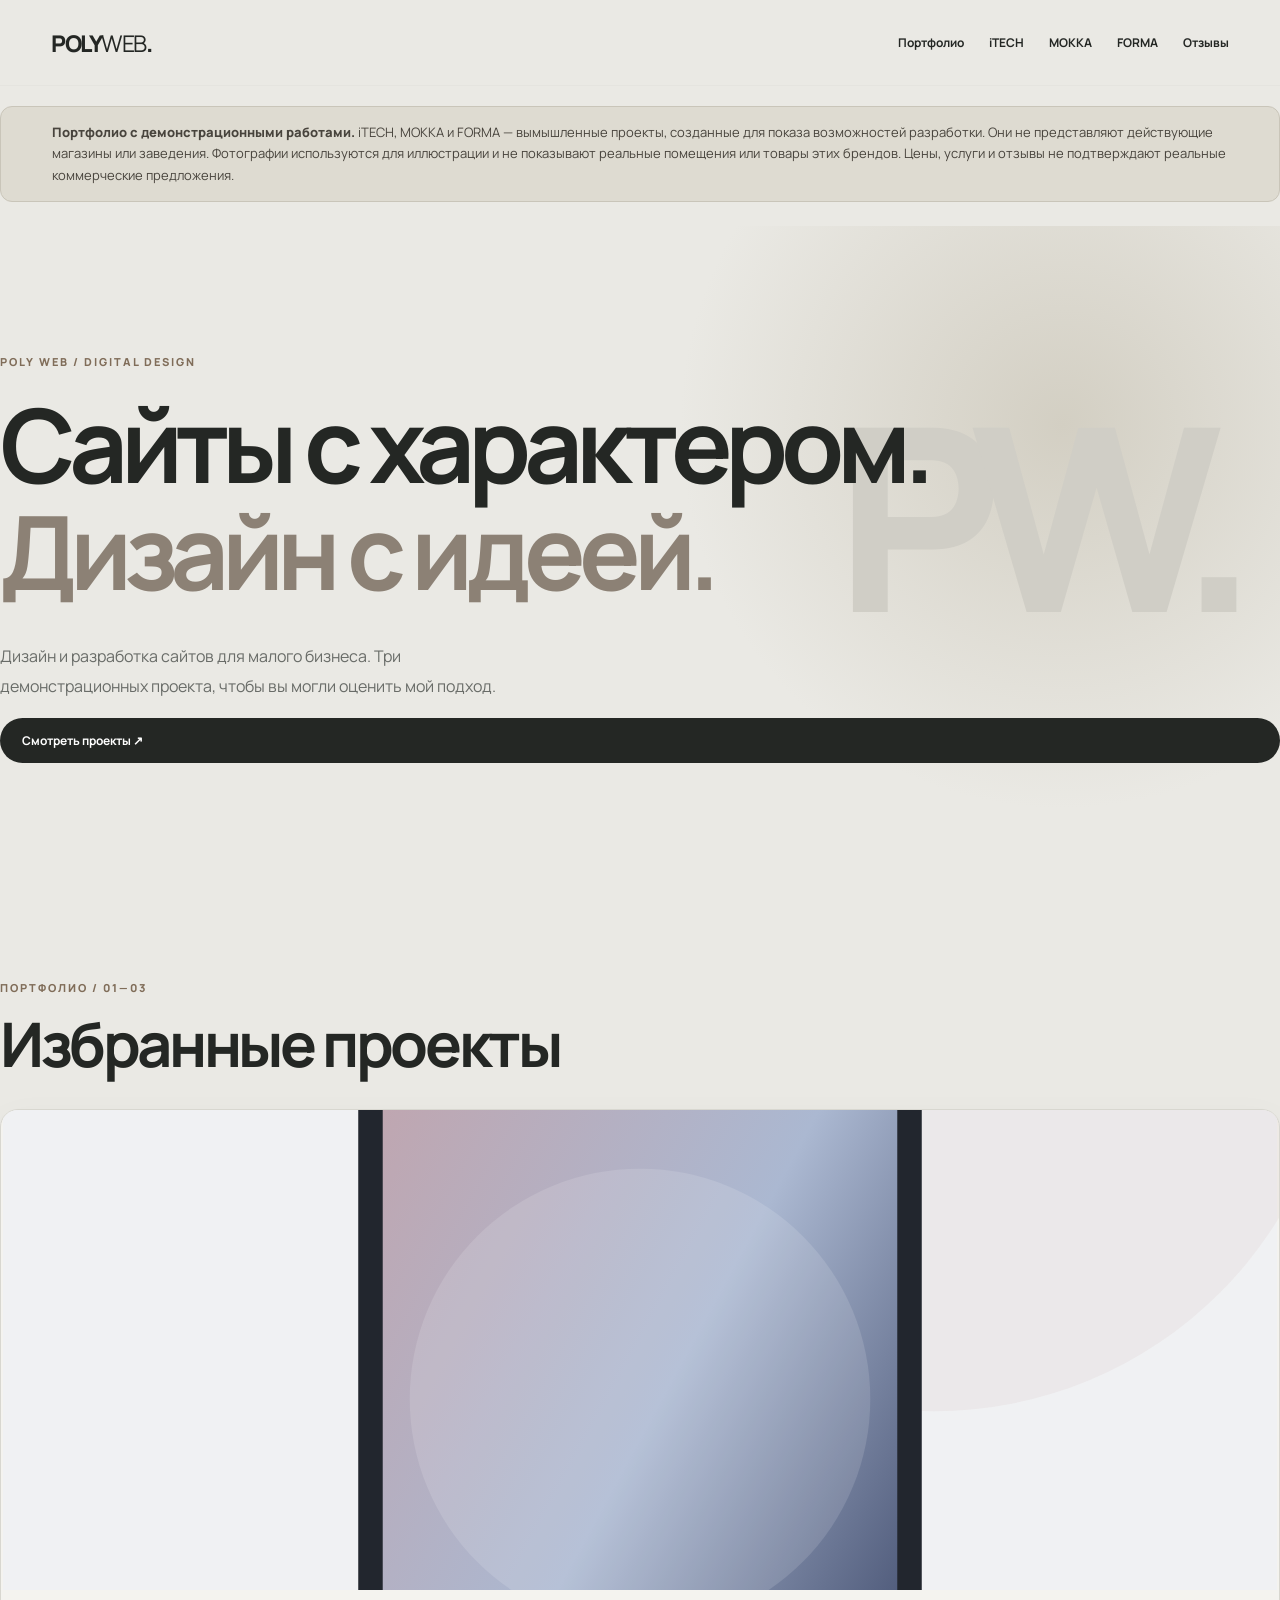
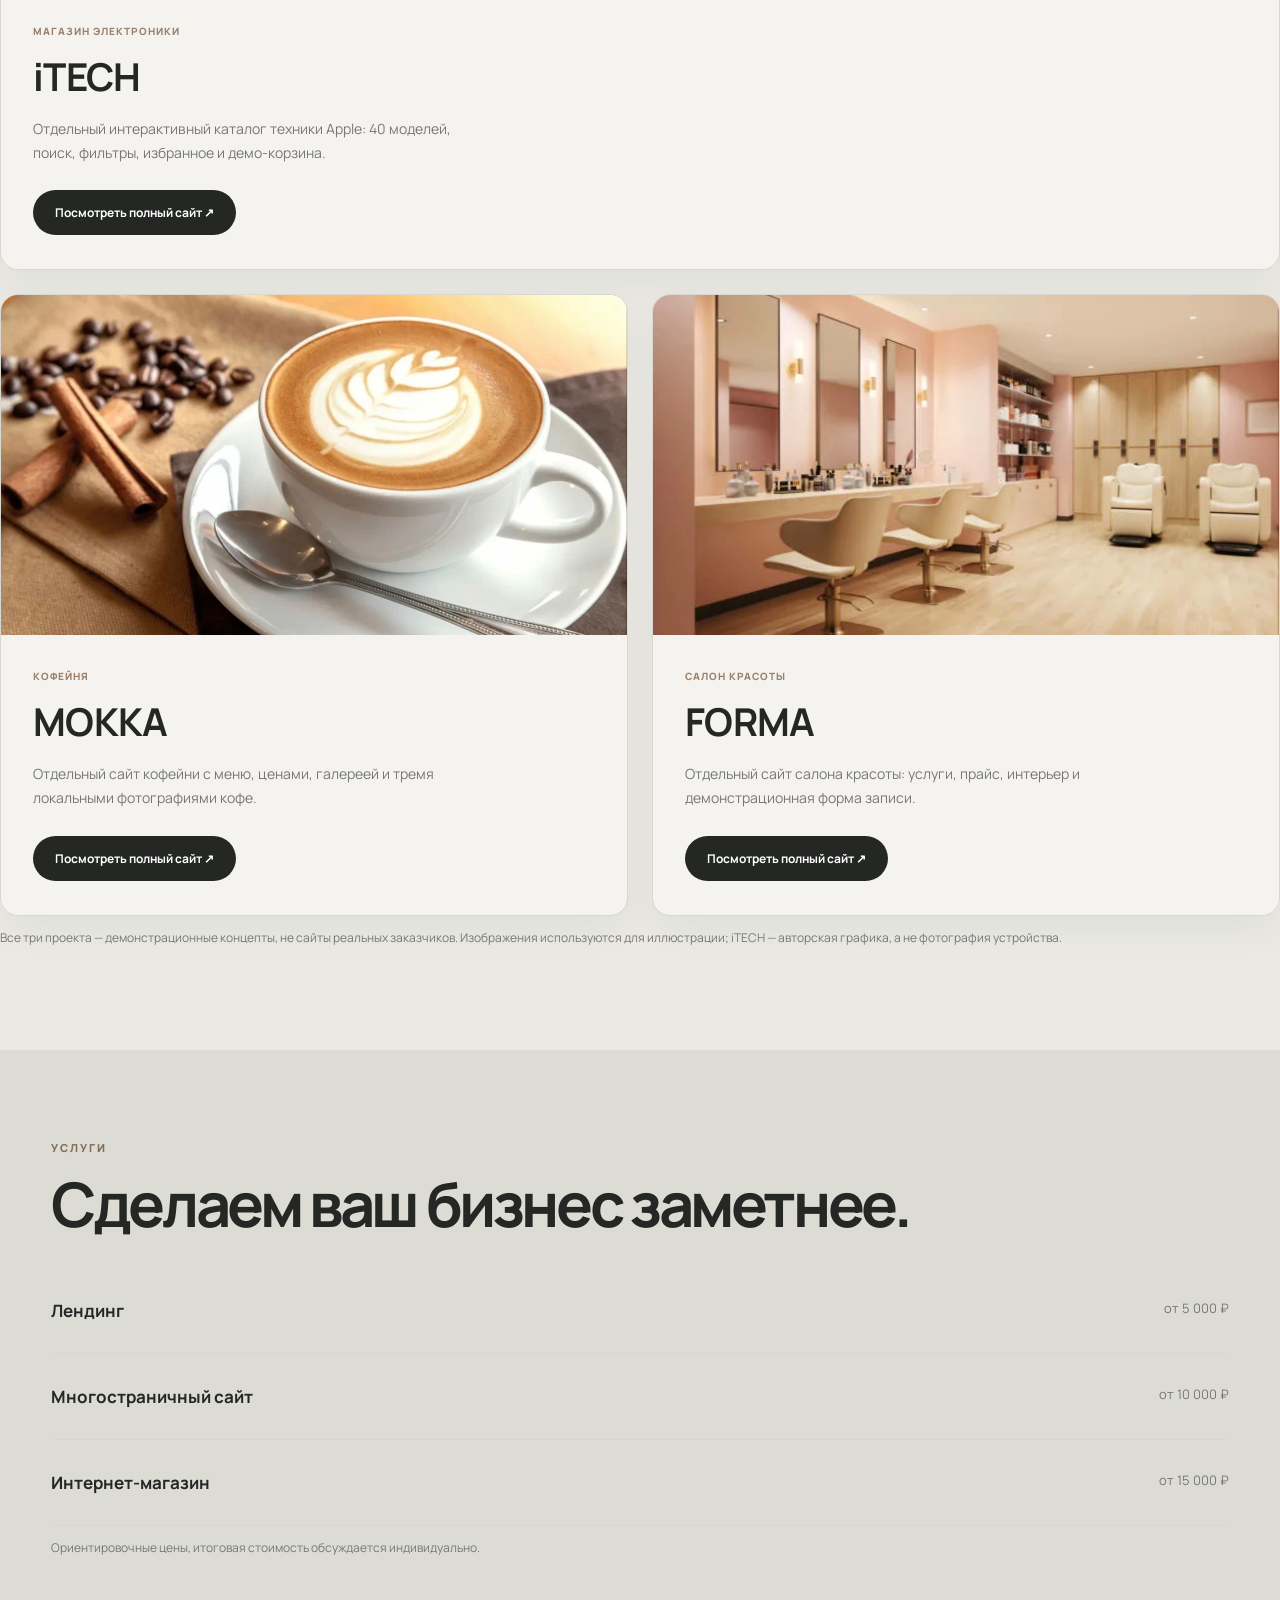
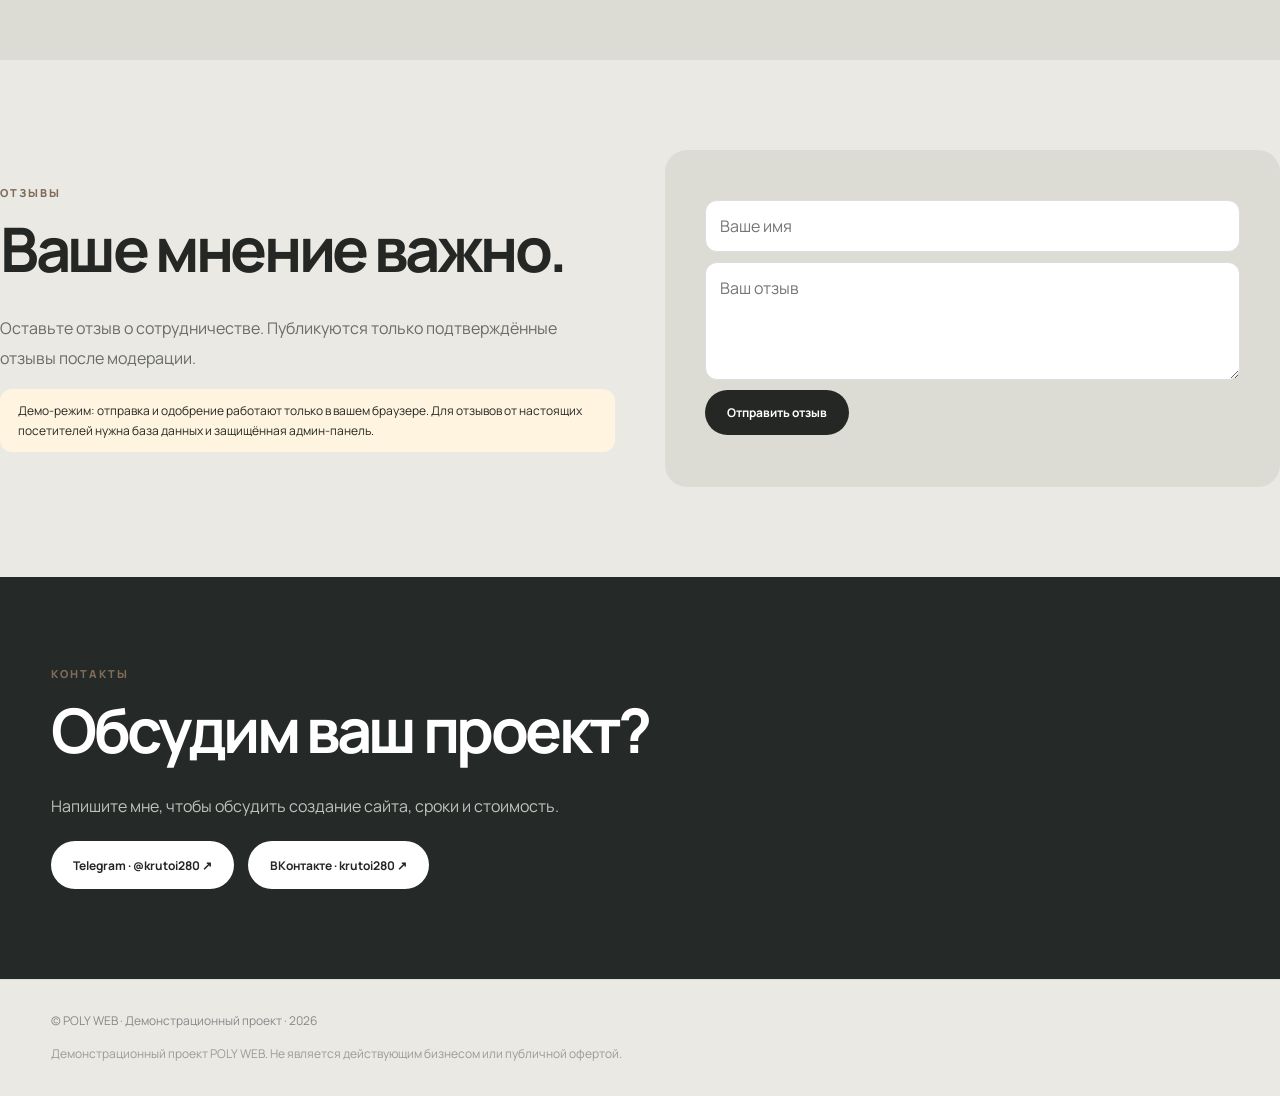
<file: POLY_WEB/index.html>
<!doctype html><html lang="ru"><head><link rel="icon" type="image/x-icon" href="favicon.ico"><meta charset="utf-8"><meta name="viewport" content="width=device-width, initial-scale=1"><link rel="stylesheet" href="assets/style.css"><title>POLY WEB — портфолио</title></head><body><header class="wrap top"><a class="logo" href="index.html">POLY<span>WEB</span>.</a><nav class="nav"><a href="index.html">Портфолио</a><a href="iTECH/index.html">iTECH</a><a href="MOKKA/index.html">MOKKA</a><a href="FORMA/index.html">FORMA</a><a href="index.html#reviews">Отзывы</a></nav></header><main><div class="demo-disclaimer wrap" role="note"><strong>Портфолио с демонстрационными работами.</strong> iTECH, MOKKA и FORMA — вымышленные проекты, созданные для показа возможностей разработки. Они не представляют действующие магазины или заведения. Фотографии используются для иллюстрации и не показывают реальные помещения или товары этих брендов. Цены, услуги и отзывы не подтверждают реальные коммерческие предложения.</div><section class="hero wrap portfolio-hero"><div class="kicker">POLY WEB / DIGITAL DESIGN</div><h1>Сайты с характером.<br><em>Дизайн с идеей.</em></h1><p class="lead">Дизайн и разработка сайтов для малого бизнеса. Три демонстрационных проекта, чтобы вы могли оценить мой подход.</p><a href="#projects" class="btn">Смотреть проекты ↗</a></section><section class="section wrap" id="projects"><div class="kicker">Портфолио / 01—03</div><h2>Избранные проекты</h2><div class="grid project-showcase"><article class="card"><img src="iTECH/assets/iPhone.svg" alt="iTECH — иллюстрация техники"><div class="card-body"><div class="tag">Магазин электроники</div><h3>iTECH</h3><p>Отдельный интерактивный каталог техники Apple: 40 моделей, поиск, фильтры, избранное и демо-корзина.</p><a class="btn" href="iTECH/index.html">Посмотреть полный сайт ↗</a></div></article><article class="card"><img src="MOKKA/assets/cappuccino.jpg" alt="MOKKA — фотография капучино"><div class="card-body"><div class="tag">Кофейня</div><h3>MOKKA</h3><p>Отдельный сайт кофейни с меню, ценами, галереей и тремя локальными фотографиями кофе.</p><a class="btn" href="MOKKA/index.html">Посмотреть полный сайт ↗</a></div></article><article class="card"><img src="FORMA/assets/salon.jpg" alt="FORMA — фотография интерьера"><div class="card-body"><div class="tag">Салон красоты</div><h3>FORMA</h3><p>Отдельный сайт салона красоты: услуги, прайс, интерьер и демонстрационная форма записи.</p><a class="btn" href="FORMA/index.html">Посмотреть полный сайт ↗</a></div></article></div><p class="note">Все три проекта — демонстрационные концепты, не сайты реальных заказчиков. Изображения используются для иллюстрации; iTECH — авторская графика, а не фотография устройства.</p></section><section class="section services-elevated"><div class="wrap"><div class="kicker">Услуги</div><h2>Сделаем ваш бизнес заметнее.</h2><div class="service"><b>Лендинг</b><span>от 5 000 ₽</span></div><div class="service"><b>Многостраничный сайт</b><span>от 10 000 ₽</span></div><div class="service"><b>Интернет-магазин</b><span>от 15 000 ₽</span></div><p class="note">Ориентировочные цены, итоговая стоимость обсуждается индивидуально.</p></div></section><section class="section wrap" id="reviews"><div class="split"><div><div class="kicker">Отзывы</div><h2>Ваше мнение важно.</h2><p class="lead">Оставьте отзыв о сотрудничестве. Публикуются только подтверждённые отзывы после модерации.</p><div class="notice">Демо-режим: отправка и одобрение работают только в вашем браузере. Для отзывов от настоящих посетителей нужна база данных и защищённая админ-панель.</div></div><div class="panel"><form id="reviewForm"><input class="field" name="name" placeholder="Ваше имя" maxlength="50" required><textarea class="field" name="message" placeholder="Ваш отзыв" rows="4" maxlength="600" required></textarea><button class="btn">Отправить отзыв</button><p class="note" id="reviewStatus"></p></form><div id="reviewsList"></div></div></div></section><section class="section dark" id="contacts"><div class="wrap"><div class="kicker">Контакты</div><h2>Обсудим ваш проект?</h2><p class="muted">Напишите мне, чтобы обсудить создание сайта, сроки и стоимость.</p><div class="contact-buttons"><a class="pill light" href="https://t.me/krutoi280" target="_blank" rel="noopener noreferrer">Telegram · @krutoi280 ↗</a><a class="pill light" href="https://vk.ru/krutoi280" target="_blank" rel="noopener noreferrer">ВКонтакте · krutoi280 ↗</a></div></div></section></main><footer class="footer"><div class="wrap">© POLY WEB · Демонстрационный проект · 2026</div><div class="wrap demo-footnote">Демонстрационный проект POLY WEB. Не является действующим бизнесом или публичной офертой.</div></footer><script src="assets/main.js"></script></body></html>
</file>
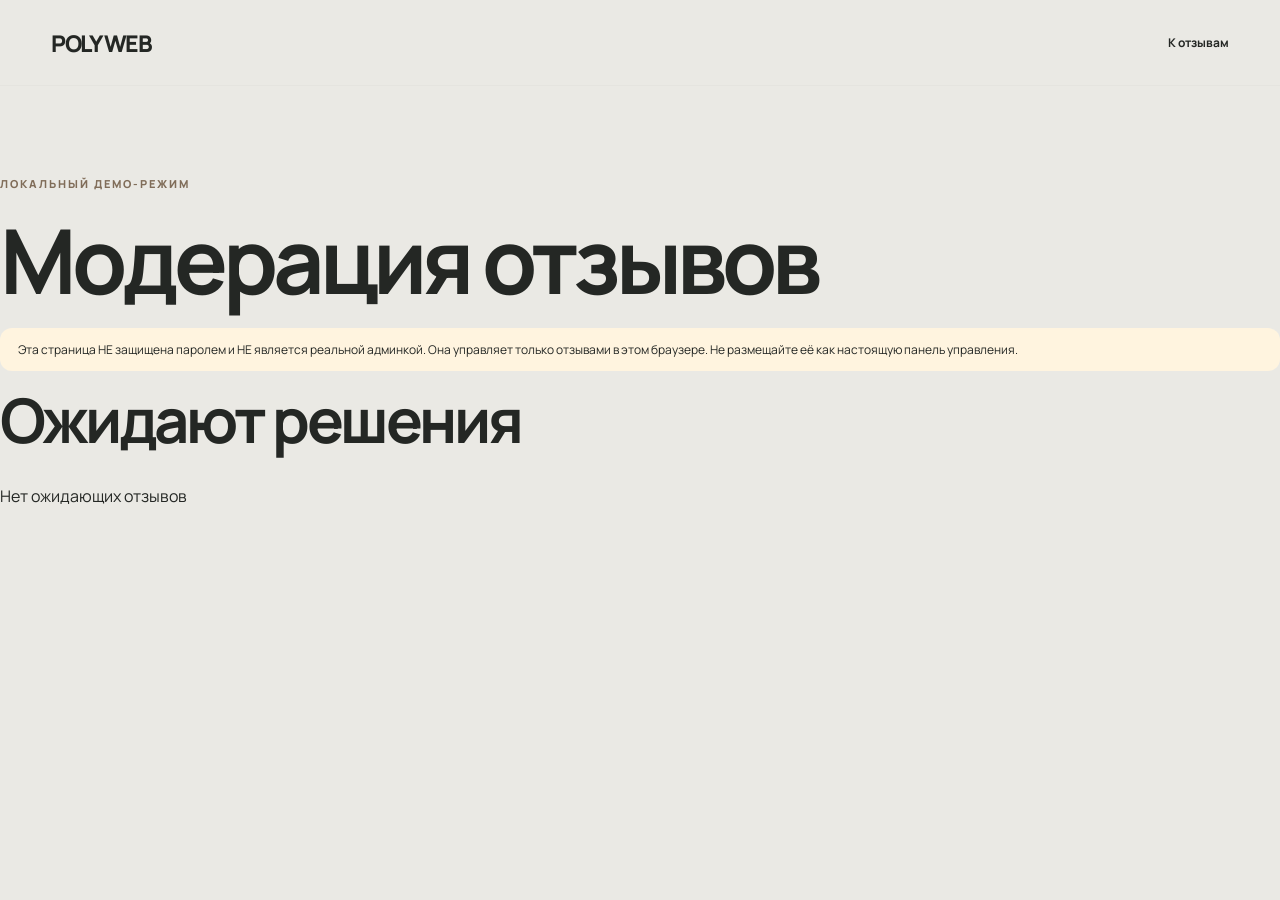
<file: admin-demo.html>
<!doctype html><html lang="ru"><head><link rel="icon" type="image/x-icon" href="favicon.ico"><meta charset="utf-8"><meta name="viewport" content="width=device-width, initial-scale=1"><link rel="stylesheet" href="assets/style.css"><title>Модерация — демо</title></head><body><header class="wrap top"><a href="index.html" class="logo">POLY WEB</a><nav class="nav"><a href="index.html#reviews">К отзывам</a></nav></header><main class="section wrap"><div class="kicker">Локальный демо-режим</div><h1>Модерация отзывов</h1><p class="notice">Эта страница НЕ защищена паролем и НЕ является реальной админкой. Она управляет только отзывами в этом браузере. Не размещайте её как настоящую панель управления.</p><h2>Ожидают решения</h2><div id="pending"></div></main><script>function draw(){let pending=JSON.parse(localStorage.getItem('poly_reviews_pending')||'[]');let target=document.getElementById('pending');target.replaceChildren();if(!pending.length)target.textContent='Нет ожидающих отзывов';pending.forEach((r,i)=>{let d=document.createElement('div');d.className='review';let h=document.createElement('h3');h.textContent=r.name;let t=document.createElement('p');t.textContent=r.message;let ok=document.createElement('button');ok.className='btn';ok.textContent='Одобрить';ok.onclick=()=>act(i,true);let no=document.createElement('button');no.className='chip';no.textContent='Отклонить';no.onclick=()=>act(i,false);d.append(h,t,ok,document.createTextNode(' '),no);target.append(d)})}function act(i,approve){let pending=JSON.parse(localStorage.getItem('poly_reviews_pending')||'[]');let r=pending.splice(i,1)[0];if(approve&&r){let approved=JSON.parse(localStorage.getItem('poly_reviews_approved')||'[]');approved.push(r);localStorage.setItem('poly_reviews_approved',JSON.stringify(approved))}localStorage.setItem('poly_reviews_pending',JSON.stringify(pending));draw()}draw()</script></body></html>
</file>
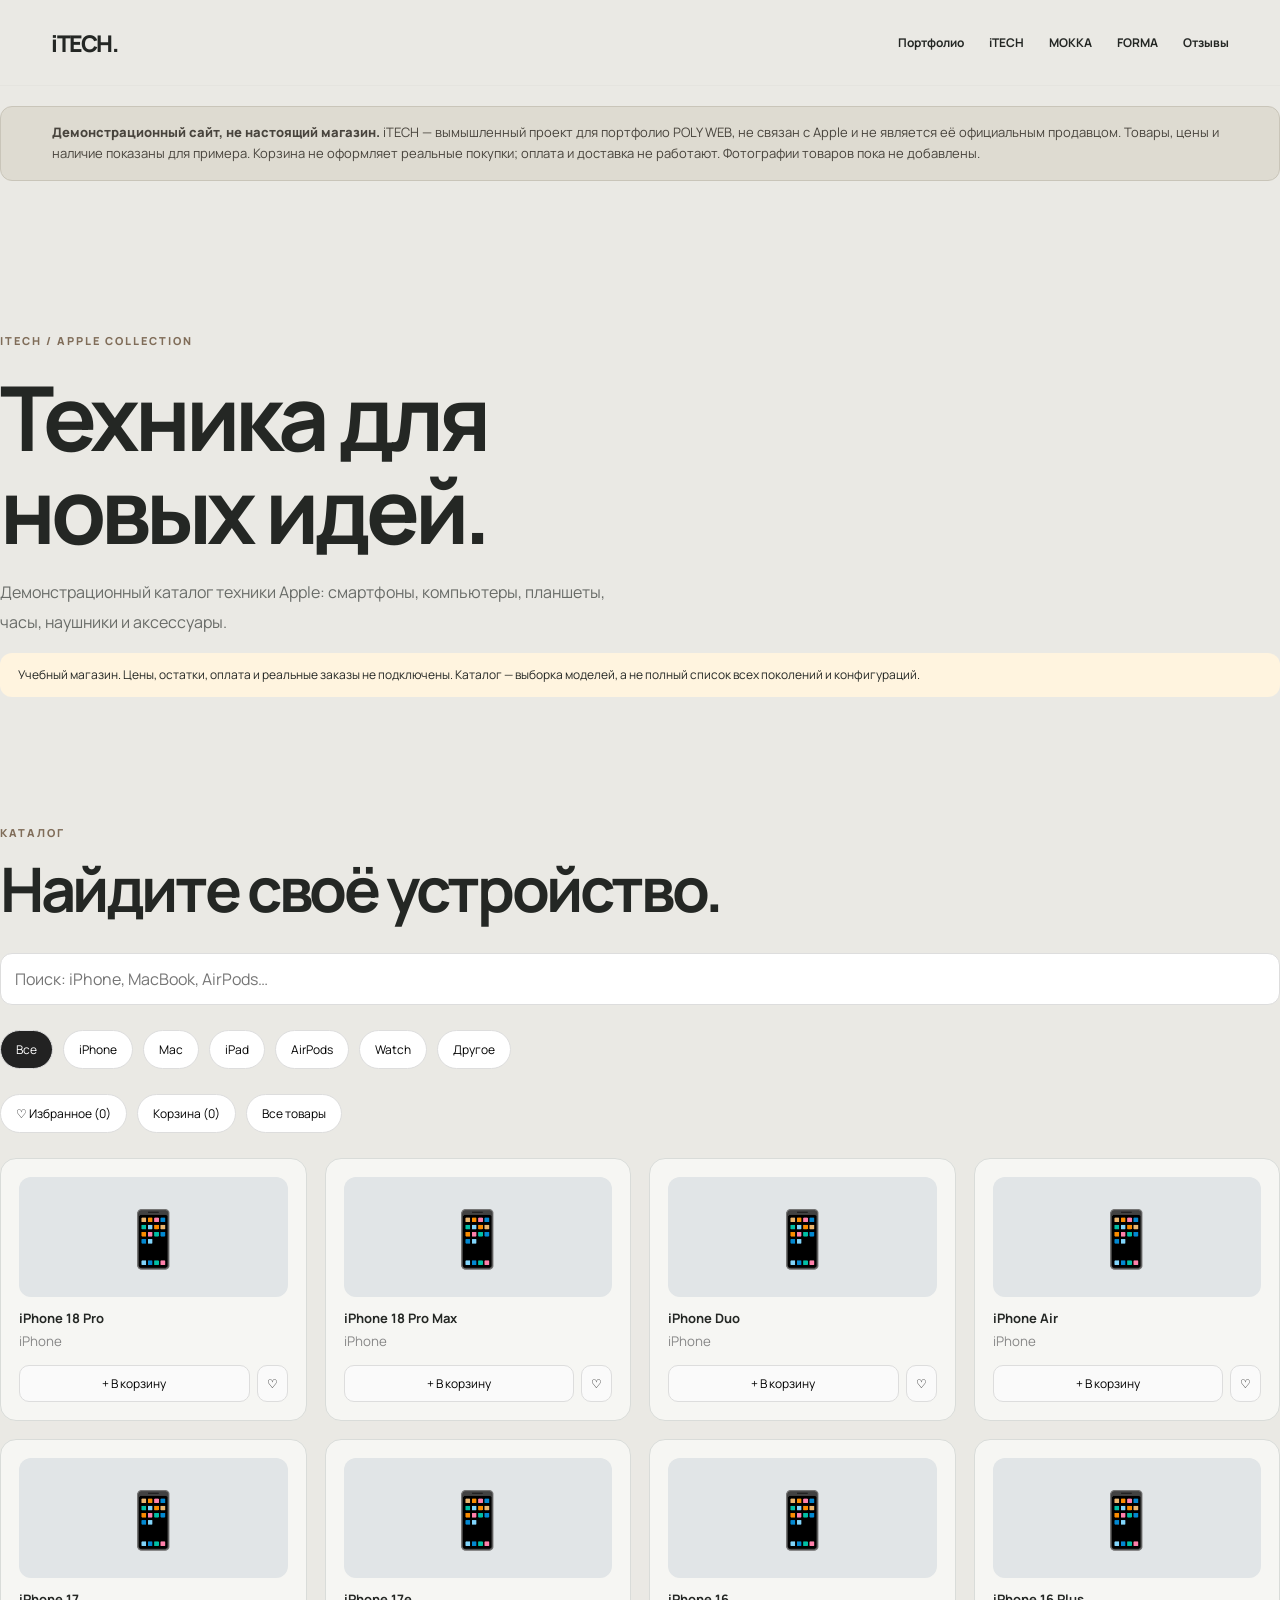
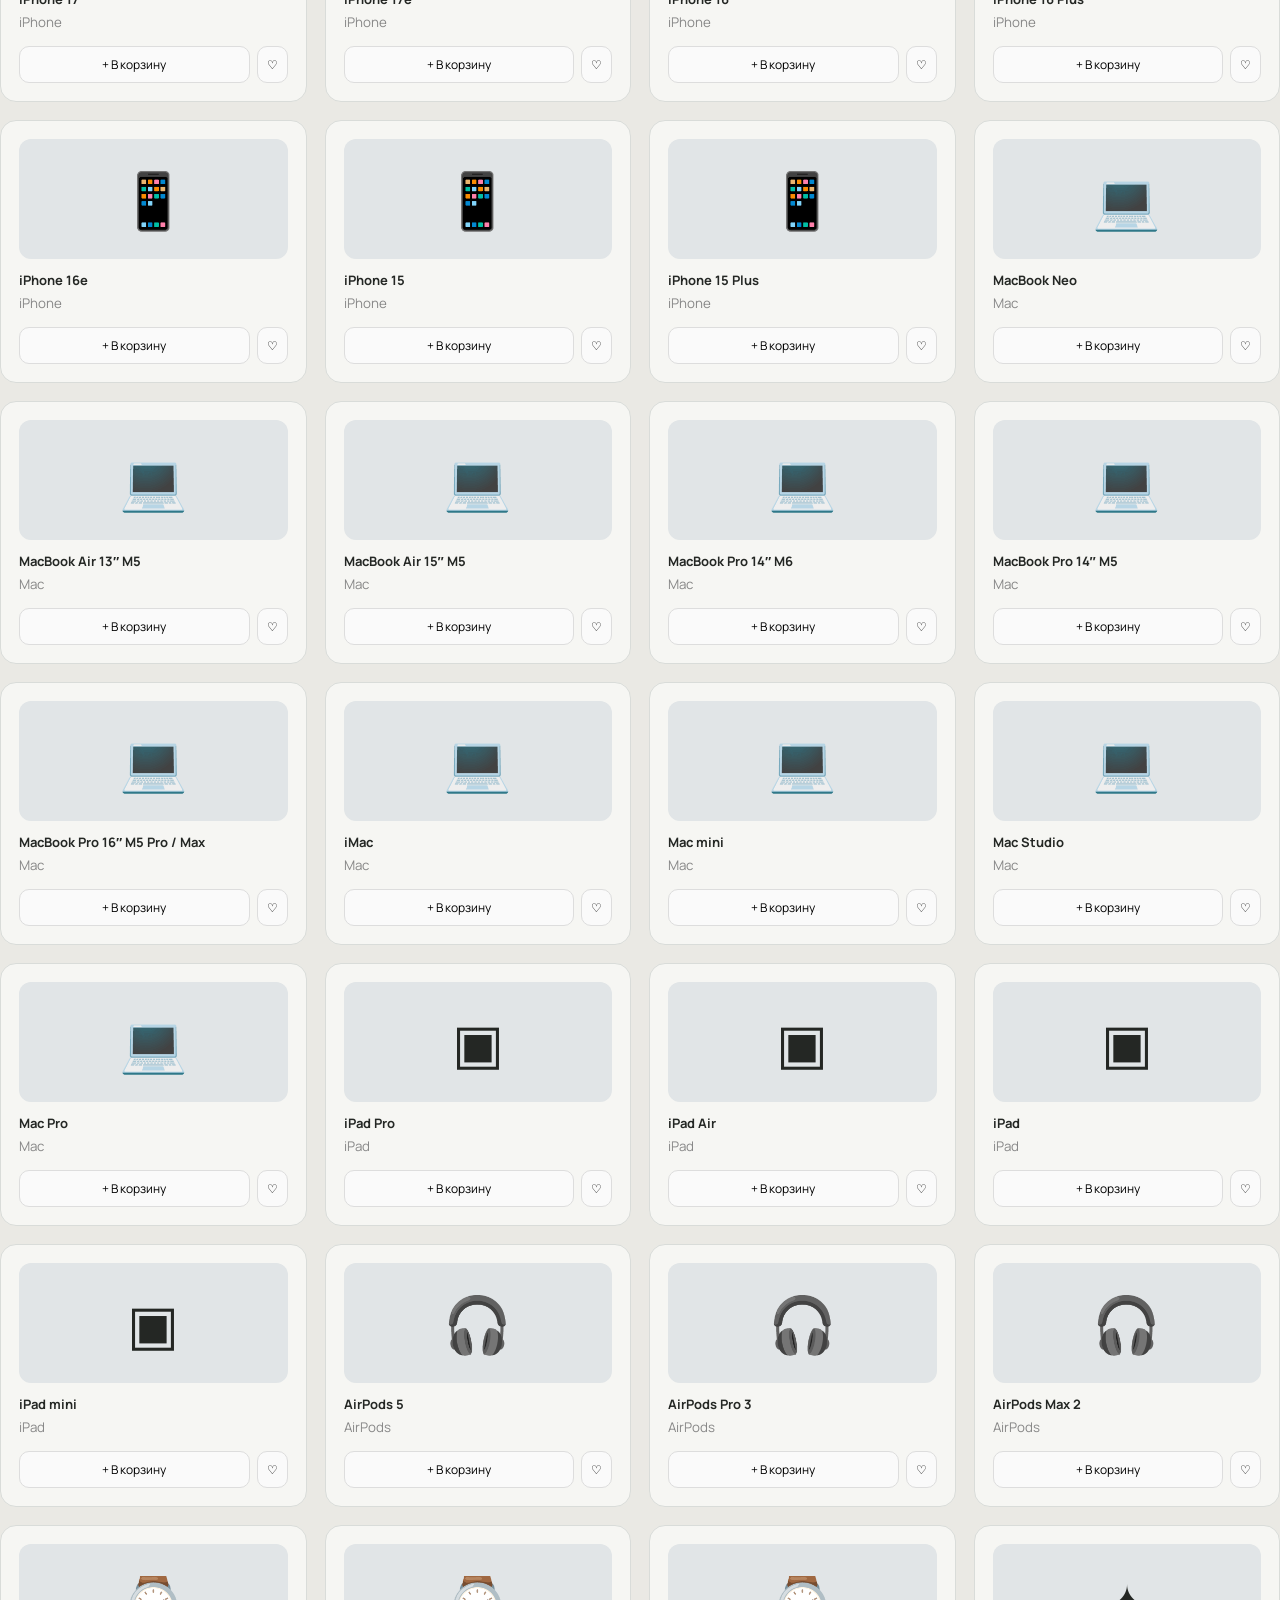
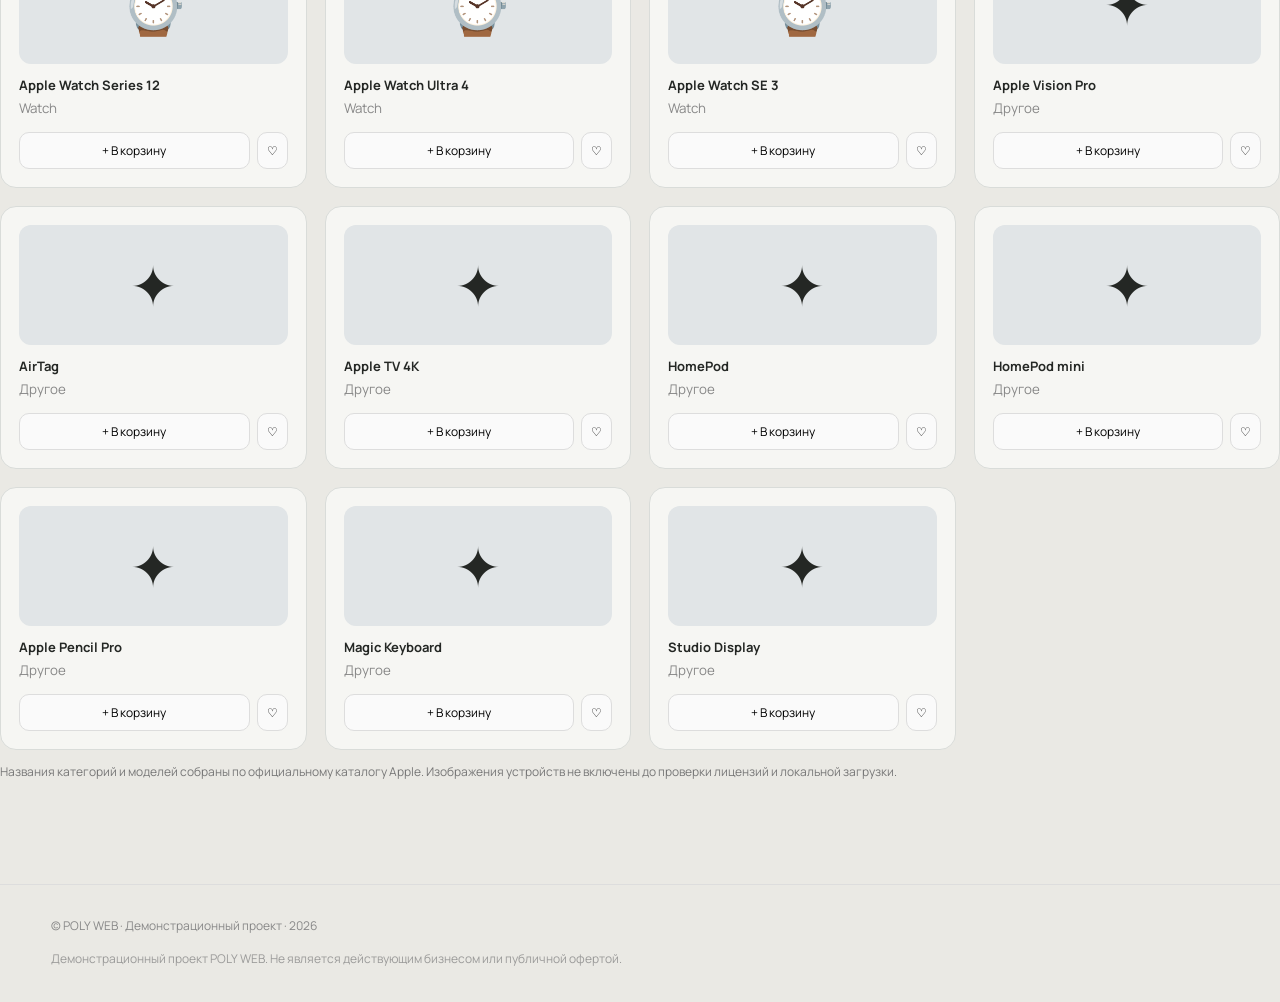
<file: itech.html>
<!doctype html><html lang="ru"><head><meta charset="utf-8"><meta name="viewport" content="width=device-width, initial-scale=1"><link rel="stylesheet" href="assets/style.css"><title>iTECH — каталог Apple</title></head><body><header class="wrap top"><a class="logo" href="index.html">iTECH.</a><nav class="nav"><a href="index.html">Портфолио</a><a href="itech.html">iTECH</a><a href="coffee.html">MOKKA</a><a href="beauty.html">FORMA</a><a href="index.html#reviews">Отзывы</a></nav></header><main><div class="demo-disclaimer wrap" role="note"><strong>Демонстрационный сайт, не настоящий магазин.</strong> iTECH — вымышленный проект для портфолио POLY WEB, не связан с Apple и не является её официальным продавцом. Товары, цены и наличие показаны для примера. Корзина не оформляет реальные покупки; оплата и доставка не работают. Фотографии товаров пока не добавлены.</div><section class="hero wrap"><div class="kicker">iTECH / APPLE COLLECTION</div><h1>Техника для<br>новых идей.</h1><p class="lead">Демонстрационный каталог техники Apple: смартфоны, компьютеры, планшеты, часы, наушники и аксессуары.</p><div class="notice">Учебный магазин. Цены, остатки, оплата и реальные заказы не подключены. Каталог — выборка моделей, а не полный список всех поколений и конфигураций.</div></section><section class="section wrap" style="padding-top:0"><div class="kicker">Каталог</div><h2>Найдите своё устройство.</h2><input class="field" id="search" placeholder="Поиск: iPhone, MacBook, AirPods…" aria-label="Поиск товаров"><div class="toolbar" id="filters"></div><div class="toolbar"><button class="chip" id="showFav">♡ Избранное (<span id="favCount">0</span>)</button><button class="chip" id="showCart">Корзина (<span id="cartCount">0</span>)</button><button class="chip" id="showAll">Все товары</button></div><div id="productGrid" class="product-grid"></div><p class="note">Названия категорий и моделей собраны по официальному каталогу Apple. Изображения устройств не включены до проверки лицензий и локальной загрузки.</p></section></main><footer class="footer"><div class="wrap">© POLY WEB · Демонстрационный проект · 2026</div><div class="wrap demo-footnote">Демонстрационный проект POLY WEB. Не является действующим бизнесом или публичной офертой.</div></footer><script src="assets/main.js"></script></body></html>
</file>
<file: assets/style.css>
@import url('https://fonts.googleapis.com/css2?family=Manrope:wght@400;500;600;700;800&display=swap');:root{--bg:#f7f6f2;--ink:#242424;--muted:#777;--accent:#a9967e}*{box-sizing:border-box}html{scroll-behavior:smooth}body{margin:0;background:var(--bg);color:var(--ink);font-family:Manrope,Arial,sans-serif}a{color:inherit;text-decoration:none}button,input,textarea,select{font:inherit}button{cursor:pointer}.wrap{max-width:1170px;margin:auto;padding:0 24px}.top{height:80px;border-bottom:1px solid #e5e4df;display:flex;align-items:center;justify-content:space-between;gap:20px}.logo{font-size:23px;font-weight:800;letter-spacing:-1.5px}.logo span{font-weight:400}.nav{display:flex;gap:22px;align-items:center;flex-wrap:wrap;font-size:12px;font-weight:700}.nav a:hover{color:var(--accent)}.pill,.btn{border-radius:50px;padding:14px 22px;background:var(--ink);color:white;border:0;display:inline-block;font-size:12px;font-weight:700}.pill.light,.btn.light{background:white;color:#252525}.hero{padding:110px 0 100px}.kicker{font-size:11px;font-weight:800;letter-spacing:2px;text-transform:uppercase;color:var(--accent)}h1{font-size:clamp(45px,7vw,94px);line-height:1.04;letter-spacing:-5px;margin:22px 0}h2{font-size:clamp(32px,4vw,55px);letter-spacing:-2px;line-height:1.12;margin:15px 0 30px}h3{font-size:22px;letter-spacing:-.7px}.lead{font-size:16px;line-height:1.85;color:var(--muted);max-width:640px}.section{padding:85px 0}.grid{display:grid;grid-template-columns:repeat(3,minmax(0,1fr));gap:24px}.card{background:white;border:1px solid #eceae5;border-radius:18px;overflow:hidden}.card img{width:100%;aspect-ratio:1.35;object-fit:cover;display:block}.card-body{padding:24px}.card p{color:#777;font-size:13px;line-height:1.7}.tag{display:inline-block;font-size:10px;letter-spacing:1px;color:#9b806a;text-transform:uppercase;font-weight:800}.card .btn{margin-top:12px}.muted{color:var(--muted)}.panel{background:#eeede8;border-radius:22px;padding:40px}.split{display:grid;grid-template-columns:1fr 1fr;gap:50px;align-items:center}.split img{width:100%;border-radius:18px;object-fit:cover;max-height:540px}.service{display:flex;justify-content:space-between;border-bottom:1px solid #d7d6cf;padding:25px 0;gap:20px}.service b{font-size:17px}.service span{color:#777;font-size:13px}.dark{background:#242522;color:white}.dark .muted{color:#c2c1bc}.footer{padding:32px 0;border-top:1px solid #ddd;font-size:12px;color:#888}.field{display:block;width:100%;border:1px solid #ddd;border-radius:12px;background:white;padding:14px;margin:10px 0;color:#222}.note{font-size:12px;line-height:1.7;color:#777}.chip{background:white;border:1px solid #ddd;border-radius:30px;padding:10px 15px;font-size:12px}.chip.active{background:#222;color:white}.toolbar{display:flex;flex-wrap:wrap;gap:10px;margin:25px 0}.product-grid{display:grid;grid-template-columns:repeat(4,minmax(0,1fr));gap:16px}.product{background:white;border-radius:16px;padding:18px;min-height:235px;display:flex;flex-direction:column}.product-visual{height:120px;background:#f0f0f0;border-radius:12px;display:grid;place-items:center;font-size:55px;margin-bottom:12px}.product strong{font-size:13px}.product small{color:#888;margin-top:5px}.product .actions{display:flex;gap:7px;margin-top:auto;padding-top:15px}.product button{border:1px solid #ddd;border-radius:10px;background:#fafafa;padding:9px;font-size:12px}.product button:first-child{flex:1}.notice{background:#fff4df;padding:12px 18px;border-radius:12px;font-size:12px;line-height:1.6}.review{padding:18px;background:white;border-radius:14px;margin:12px 0}.review small{color:#888}.photo-slot{position:relative}.photo-slot:after{content:'Демонстрационный визуал — замените на фото';position:absolute;bottom:12px;left:12px;background:#fffdf2;padding:8px;font-size:10px;border-radius:8px}.photo-slot.loaded:after{display:none}.menu-item{padding:18px 0;border-bottom:1px solid #dedbd4;display:flex;justify-content:space-between;gap:20px}.hide{display:none!important}@media(max-width:800px){.grid,.product-grid{grid-template-columns:repeat(2,minmax(0,1fr))}.split{grid-template-columns:1fr}.hero{padding:70px 0}.top{height:auto;min-height:75px;align-items:flex-start;padding-top:20px;padding-bottom:20px;flex-direction:column}.nav{gap:14px}h1{letter-spacing:-2.5px}}@media(max-width:520px){.grid,.product-grid{grid-template-columns:1fr}.section{padding:60px 0}.panel{padding:24px}.hero{padding:50px 0}h1{font-size:45px}.service{flex-direction:column}.product-grid{grid-template-columns:repeat(2,minmax(0,1fr))}.product{padding:10px;min-height:220px}.product-visual{height:95px}.product .actions{flex-wrap:wrap}}
/* Visible disclosure for portfolio demo websites */
.demo-disclaimer{position:relative;z-index:5;background:#fff4dc;color:#453b28;border:1px solid #e9d6aa;border-radius:12px;padding:15px 18px;margin:20px auto 24px;font-size:13px;line-height:1.65;max-width:1140px}.demo-disclaimer strong{font-weight:800}.demo-disclaimer a{text-decoration:underline}.demo-footnote{font-size:12px;line-height:1.7;opacity:.8;margin-top:15px}


/* POLY WEB editorial redesign — locally stored artwork and photos */
:root{--bg:#eae9e4;--ink:#242724;--muted:#696c68;--accent:#806d59}
html,body{max-width:100%;overflow-x:clip}
body{background:var(--bg)}
.wrap{max-width:1280px;padding-left:clamp(18px,4vw,56px);padding-right:clamp(18px,4vw,56px)}
.top{height:auto;min-height:86px;background:#eae9e4}
.nav{gap:clamp(10px,2vw,25px)}
.nav a{transition:color .2s}
.hero{padding:clamp(70px,10vw,130px) 0}
.portfolio-hero{position:relative;min-height:590px;background:radial-gradient(circle at 83% 30%,#d3cfc3 0,transparent 33%);display:flex;flex-direction:column;justify-content:center}
.portfolio-hero:after{content:"PW.";position:absolute;right:4%;top:17%;font-size:clamp(120px,20vw,310px);font-weight:800;letter-spacing:-.12em;color:#d0cec6;pointer-events:none;z-index:0}
.portfolio-hero>*{position:relative;z-index:1}
.portfolio-hero h1{font-size:clamp(52px,8vw,108px);max-width:940px;letter-spacing:-.07em}
.portfolio-hero h1 em{font-style:normal;color:#8c8175}
.portfolio-hero .lead{max-width:510px}
.section{padding:clamp(65px,7vw,110px) 0}
h2{font-size:clamp(36px,4.8vw,64px);letter-spacing:-.055em}
.project-showcase{grid-template-columns:repeat(6,minmax(0,1fr));gap:24px}
.project-showcase>.card{grid-column:span 3;box-shadow:0 15px 40px #1f211e0c;border:1px solid #d8d7d0;background:#f4f3ef;transition:transform .25s,box-shadow .25s}
.project-showcase>.card:first-child{grid-column:span 6}
.project-showcase>.card:hover{transform:translateY(-5px);box-shadow:0 24px 60px #1f211e18}
.project-showcase .card img{width:100%;height:340px;aspect-ratio:auto;object-fit:cover}
.project-showcase>.card:first-child img{height:480px;object-position:center}
.project-showcase .card-body{padding:28px 32px 34px}
.project-showcase .card h3{font-size:clamp(25px,3vw,39px);margin:10px 0}
.project-showcase .card p{max-width:450px;font-size:14px}
.btn{transition:transform .2s,background .2s}
.btn:hover{transform:translateY(-2px);background:#42463e}
.services-elevated{background:#dcdcd5!important}
.services-elevated .service{padding:31px 0}
.panel{background:#dcdcd5}
.dark{background:#252a28}
.demo-disclaimer{background:#dedbd1;border:1px solid #c9c5b9;color:#48443d}
.photo-slot{min-width:0;overflow:hidden;border-radius:18px}
.photo-slot img,.split .photo-slot img{display:block;width:100%;height:100%;max-height:none;object-fit:cover;border-radius:0}
.photo-slot:after{display:none!important}
.coffee-gallery{grid-template-columns:repeat(3,minmax(0,1fr));gap:20px}
.coffee-gallery .photo-slot{aspect-ratio:4/5;min-width:0}
.coffee-gallery img{width:100%;height:100%;object-fit:cover}
.coffee-gallery .photo-slot:nth-child(3) img{object-position:center}
.coffee-hero{background:linear-gradient(120deg,#e8ddd0 5%,#ded0be 100%);border-radius:0 0 32px 32px}
.coffee-hero h1{max-width:900px}
.beauty-hero{background:linear-gradient(115deg,#e9dcd6,#d6c9c5);border-radius:0 0 32px 32px}
.itech-hero{background:#dce0e3;border-radius:0 0 32px 32px}
.itech-feature{margin-top:40px;border-radius:24px;overflow:hidden;background:#303844;max-width:980px}
.itech-feature img{display:block;width:100%;height:auto;aspect-ratio:3/1.45;object-fit:cover}
.beauty-gallery{display:grid;grid-template-columns:1.3fr .7fr;gap:25px;align-items:stretch}
.beauty-gallery .photo-slot{height:460px}
.beauty-gallery-copy{background:#d9ccc5;border-radius:18px;padding:clamp(25px,4vw,55px);display:flex;flex-direction:column;justify-content:center}
.beauty-gallery-copy h3{font-size:clamp(28px,3vw,45px);line-height:1.1}
.beauty-gallery-copy p{font-size:14px;line-height:1.8;color:#69615e}
.split>.photo-slot{height:440px}
.product-grid{gap:18px}
.product{background:#f6f6f3;border:1px solid #d9dcd9;min-width:0}
.product-visual{background:#e1e5e7}
.field{max-width:100%}
@media(max-width:800px){
.project-showcase>.card:first-child img{height:330px}
.project-showcase .card img{height:270px}
.coffee-gallery{gap:12px}
.beauty-gallery{grid-template-columns:1fr}
.beauty-gallery .photo-slot{height:390px}
.portfolio-hero{min-height:480px}
.portfolio-hero:after{font-size:150px;top:26%}
}
@media(max-width:600px){
.portfolio-hero{min-height:420px}
.portfolio-hero h1{font-size:clamp(46px,11vw,65px)}
.portfolio-hero:after{font-size:115px;top:34%;right:5%}
.project-showcase{grid-template-columns:1fr;gap:20px}
.project-showcase>.card,.project-showcase>.card:first-child{grid-column:auto}
.project-showcase>.card:first-child img,.project-showcase .card img{height:245px}
.project-showcase .card-body{padding:23px}
.coffee-gallery{grid-template-columns:1fr;gap:18px}
.coffee-gallery .photo-slot{aspect-ratio:5/4;width:100%}
.split>.photo-slot{height:310px}
.beauty-gallery .photo-slot{height:300px}
.itech-feature img{aspect-ratio:4/3}
.hero{padding:65px 0}
}

.contact-buttons{display:flex;gap:14px;flex-wrap:wrap;margin-top:24px}.contact-buttons .pill{display:inline-flex;align-items:center;justify-content:center;min-height:48px;text-decoration:none}.contact-buttons .pill:hover{transform:translateY(-2px)}
@media(max-width:560px){.contact-buttons{flex-direction:column;align-items:stretch}.contact-buttons .pill{width:100%;text-align:center}}
</file>
<file: FORMA/assets/style.css>
@import url('https://fonts.googleapis.com/css2?family=Manrope:wght@400;500;600;700;800&display=swap');
:root{--ink:#1e201f;--muted:#757974;--paper:#f8f8f5;--accent:#4d6052;--line:#e2e4de}
*{box-sizing:border-box}html{scroll-behavior:smooth;scroll-padding-top:90px}body{margin:0;font-family:Manrope,Arial,sans-serif;background:var(--paper);color:var(--ink);overflow-x:hidden}a{color:inherit;text-decoration:none}button,input,select,textarea{font:inherit}button{cursor:pointer}img{display:block;max-width:100%}.wrap{width:min(1240px,calc(100% - 48px));margin:auto}.nav{height:78px;display:flex;align-items:center;justify-content:space-between;gap:20px}.navlinks{display:flex;align-items:center;gap:25px;font-size:12px;font-weight:700}.brand{font-size:24px;font-weight:800;letter-spacing:-1.8px}.navlinks a:hover{opacity:.65}.pill,.btn{border:0;border-radius:50px;padding:15px 23px;background:var(--ink);color:white;font-size:12px;font-weight:800;display:inline-flex;gap:17px;align-items:center;justify-content:center}.btn.light{background:white;color:var(--ink)}.outline{border:1px solid #b9c0b9;background:transparent;color:var(--ink)}.btn:hover,.pill:hover{transform:translateY(-2px);transition:.2s}.kicker{font-size:11px;letter-spacing:2px;text-transform:uppercase;font-weight:800;color:var(--accent)}.section{padding:105px 0}.sectionhead{display:flex;justify-content:space-between;align-items:end;gap:30px;margin-bottom:42px}.sectionhead p{max-width:340px;font-size:13px;line-height:1.9;color:var(--muted)}h1,h2,h3,p{margin-top:0}h1{font-size:clamp(48px,7.2vw,104px);letter-spacing:-.075em;line-height:1.05;font-weight:700}h2{font-size:clamp(36px,4.5vw,64px);letter-spacing:-.055em;line-height:1.12;font-weight:700}h3{font-size:21px;letter-spacing:-.035em}.lead{font-size:16px;line-height:1.9;color:var(--muted);max-width:560px}.grid3{display:grid;grid-template-columns:repeat(3,minmax(0,1fr));gap:22px}.card{background:white;border:1px solid var(--line);border-radius:20px;overflow:hidden}.cardcontent{padding:23px}.card p{font-size:12px;line-height:1.8;color:var(--muted)}.card h3{margin:0 0 8px}.section.alt{background:#eceee9}.notice{background:#e9e9e4;border-top:1px solid #d7d8d2;border-bottom:1px solid #d7d8d2;padding:12px 0;color:#65675f;font-size:11px;line-height:1.7}.foot{padding:38px 0;background:#222624;color:#b9c0b9}.foot .wrap{display:flex;justify-content:space-between;gap:20px;flex-wrap:wrap}.foot strong{color:white;font-size:22px}.small{font-size:11px;color:var(--muted)}.image{width:100%;height:100%;object-fit:cover}.menu-button{display:none;border:1px solid var(--line);border-radius:12px;background:transparent;padding:10px 14px}.field{width:100%;padding:14px 16px;border:1px solid #d5d8d1;background:white;border-radius:12px;outline-color:var(--accent)}.formgrid{display:grid;grid-template-columns:1fr 1fr;gap:14px}.formgrid .full{grid-column:1/-1}.toast{position:fixed;bottom:24px;right:24px;background:#252a27;color:white;padding:15px 21px;border-radius:14px;box-shadow:0 12px 30px #0003;z-index:100;display:none;max-width:320px;font-size:13px}.toast.show{display:block}.photo{overflow:hidden;border-radius:22px;min-width:0}.photo img{width:100%;height:100%;object-fit:cover}.tag{display:inline-flex;background:#e7ebe5;padding:8px 12px;border-radius:30px;font-size:10px;font-weight:800}.footerlink{border-bottom:1px solid currentColor}
@media(max-width:800px){.section{padding:70px 0}.grid3{grid-template-columns:repeat(2,minmax(0,1fr))}.sectionhead{display:block}.navlinks{gap:13px}.navlinks a{font-size:11px}}
@media(max-width:600px){.wrap{width:calc(100% - 32px)}.nav{height:70px}.menu-button{display:block}.navlinks{display:none;position:absolute;top:70px;left:0;right:0;padding:22px;background:var(--paper);z-index:30;flex-direction:column;align-items:stretch;box-shadow:0 15px 25px #0001}.navlinks.open{display:flex}.grid3,.formgrid{grid-template-columns:1fr}.sectionhead{margin-bottom:25px}.formgrid .full{grid-column:auto}.lead{font-size:14px}.foot .wrap{flex-direction:column}h1{font-size:clamp(45px,11vw,67px)}}

:root{--paper:#faf5f1;--ink:#44342f;--accent:#ac8177;--muted:#86736c;--line:#eadfd8}
.beauty-hero{background:linear-gradient(120deg,#f0e1dc,#e5d3ce)}.beauty-hero-grid{display:grid;grid-template-columns:1fr .9fr;gap:7%;align-items:center;min-height:650px;padding-top:55px;padding-bottom:55px}.beauty-hero h1 em{font-style:normal;color:#ae8177}.beauty-main-photo{height:555px;border-radius:210px 210px 22px 22px;box-shadow:15px 18px 0 #d8bfb7}.beauty-meta{margin-top:55px;font-size:10px;letter-spacing:2px;color:#977d75;font-weight:800}.beauty-services{display:grid;grid-template-columns:repeat(3,1fr);gap:17px}.beauty-service{padding:37px;background:#f0e5e0;border-radius:20px;min-height:280px;display:flex;flex-direction:column}.beauty-service span{font-size:10px;letter-spacing:1.7px;color:#ac8177;font-weight:800}.beauty-service h3{font-size:32px;margin:26px 0 13px}.beauty-service p{font-size:12px;line-height:1.9;color:#86736c}.beauty-service strong{margin-top:auto;font-size:15px}.beauty-story{background:#e8d9d3}.beauty-story-grid{display:grid;grid-template-columns:1fr 1fr;gap:8%;align-items:center}.beauty-story-grid>.photo{height:550px}.beauty-story-copy p{font-size:13px;line-height:2;color:#7d6962}.beauty-story-copy .btn{margin-top:15px}.price-list{border-top:1px solid #e0d2cc}.price-list>div{display:flex;justify-content:space-between;align-items:center;gap:20px;padding:23px 10px;border-bottom:1px solid #e0d2cc}.price-list span{font-size:15px}.price-list b{font-size:14px}.beauty-book{background:#40312f;color:white}.beauty-book-grid{display:grid;grid-template-columns:1fr 1fr;gap:8%;align-items:center}.beauty-book .kicker{color:#d8b4a8}.beauty-book p{font-size:13px;color:#c5b5b0;line-height:1.9}.booking-form{background:#faf5f1;border-radius:22px;padding:35px;color:#44342f}.booking-form h3{font-size:25px}.booking-form .btn{margin-top:18px}
@media(max-width:800px){.beauty-hero-grid{min-height:500px}.beauty-main-photo{height:430px}.beauty-story-grid>.photo{height:420px}}
@media(max-width:600px){.beauty-hero-grid,.beauty-story-grid,.beauty-book-grid{grid-template-columns:1fr;gap:35px}.beauty-hero-grid{padding-top:65px}.beauty-main-photo{height:310px;border-radius:140px 140px 22px 22px;box-shadow:10px 12px 0 #d8bfb7}.beauty-meta{margin-top:30px}.beauty-services{grid-template-columns:1fr}.beauty-service{min-height:220px;padding:25px}.beauty-service h3{margin:17px 0}.beauty-story-grid>.photo{height:310px}.booking-form{padding:23px}}
</file>
<file: iTECH/assets/style.css>
@import url('https://fonts.googleapis.com/css2?family=Manrope:wght@400;500;600;700;800&display=swap');
:root{--ink:#1e201f;--muted:#757974;--paper:#f8f8f5;--accent:#4d6052;--line:#e2e4de}
*{box-sizing:border-box}html{scroll-behavior:smooth;scroll-padding-top:90px}body{margin:0;font-family:Manrope,Arial,sans-serif;background:var(--paper);color:var(--ink);overflow-x:hidden}a{color:inherit;text-decoration:none}button,input,select,textarea{font:inherit}button{cursor:pointer}img{display:block;max-width:100%}.wrap{width:min(1240px,calc(100% - 48px));margin:auto}.nav{height:78px;display:flex;align-items:center;justify-content:space-between;gap:20px}.navlinks{display:flex;align-items:center;gap:25px;font-size:12px;font-weight:700}.brand{font-size:24px;font-weight:800;letter-spacing:-1.8px}.navlinks a:hover{opacity:.65}.pill,.btn{border:0;border-radius:50px;padding:15px 23px;background:var(--ink);color:white;font-size:12px;font-weight:800;display:inline-flex;gap:17px;align-items:center;justify-content:center}.btn.light{background:white;color:var(--ink)}.outline{border:1px solid #b9c0b9;background:transparent;color:var(--ink)}.btn:hover,.pill:hover{transform:translateY(-2px);transition:.2s}.kicker{font-size:11px;letter-spacing:2px;text-transform:uppercase;font-weight:800;color:var(--accent)}.section{padding:105px 0}.sectionhead{display:flex;justify-content:space-between;align-items:end;gap:30px;margin-bottom:42px}.sectionhead p{max-width:340px;font-size:13px;line-height:1.9;color:var(--muted)}h1,h2,h3,p{margin-top:0}h1{font-size:clamp(48px,7.2vw,104px);letter-spacing:-.075em;line-height:1.05;font-weight:700}h2{font-size:clamp(36px,4.5vw,64px);letter-spacing:-.055em;line-height:1.12;font-weight:700}h3{font-size:21px;letter-spacing:-.035em}.lead{font-size:16px;line-height:1.9;color:var(--muted);max-width:560px}.grid3{display:grid;grid-template-columns:repeat(3,minmax(0,1fr));gap:22px}.card{background:white;border:1px solid var(--line);border-radius:20px;overflow:hidden}.cardcontent{padding:23px}.card p{font-size:12px;line-height:1.8;color:var(--muted)}.card h3{margin:0 0 8px}.section.alt{background:#eceee9}.notice{background:#e9e9e4;border-top:1px solid #d7d8d2;border-bottom:1px solid #d7d8d2;padding:12px 0;color:#65675f;font-size:11px;line-height:1.7}.foot{padding:38px 0;background:#222624;color:#b9c0b9}.foot .wrap{display:flex;justify-content:space-between;gap:20px;flex-wrap:wrap}.foot strong{color:white;font-size:22px}.small{font-size:11px;color:var(--muted)}.image{width:100%;height:100%;object-fit:cover}.menu-button{display:none;border:1px solid var(--line);border-radius:12px;background:transparent;padding:10px 14px}.field{width:100%;padding:14px 16px;border:1px solid #d5d8d1;background:white;border-radius:12px;outline-color:var(--accent)}.formgrid{display:grid;grid-template-columns:1fr 1fr;gap:14px}.formgrid .full{grid-column:1/-1}.toast{position:fixed;bottom:24px;right:24px;background:#252a27;color:white;padding:15px 21px;border-radius:14px;box-shadow:0 12px 30px #0003;z-index:100;display:none;max-width:320px;font-size:13px}.toast.show{display:block}.photo{overflow:hidden;border-radius:22px;min-width:0}.photo img{width:100%;height:100%;object-fit:cover}.tag{display:inline-flex;background:#e7ebe5;padding:8px 12px;border-radius:30px;font-size:10px;font-weight:800}.footerlink{border-bottom:1px solid currentColor}
@media(max-width:800px){.section{padding:70px 0}.grid3{grid-template-columns:repeat(2,minmax(0,1fr))}.sectionhead{display:block}.navlinks{gap:13px}.navlinks a{font-size:11px}}
@media(max-width:600px){.wrap{width:calc(100% - 32px)}.nav{height:70px}.menu-button{display:block}.navlinks{display:none;position:absolute;top:70px;left:0;right:0;padding:22px;background:var(--paper);z-index:30;flex-direction:column;align-items:stretch;box-shadow:0 15px 25px #0001}.navlinks.open{display:flex}.grid3,.formgrid{grid-template-columns:1fr}.sectionhead{margin-bottom:25px}.formgrid .full{grid-column:auto}.lead{font-size:14px}.foot .wrap{flex-direction:column}h1{font-size:clamp(45px,11vw,67px)}}

:root{--paper:#f7f8fa;--ink:#191b20;--accent:#717c93;--muted:#777b85;--line:#e3e5e9}
.itech-hero{background:linear-gradient(135deg,#eef0f5,#e0e5ed);overflow:hidden}.hero-flex{display:grid;grid-template-columns:1.15fr .85fr;align-items:center;min-height:610px;gap:35px}.hero-flex h1{margin:22px 0}.hero-flex h1 span{color:#7a879b}.hero-device{align-self:end;max-height:540px;overflow:hidden}.hero-device img{width:100%;height:530px;object-fit:contain;mix-blend-mode:multiply}.featuregrid{display:grid;grid-template-columns:1fr 1fr;gap:24px}.feature{height:480px;background:#e8eaf0;border-radius:24px;padding:35px;position:relative;overflow:hidden}.feature-dark{background:#252a33;color:white}.feature h3{font-size:clamp(34px,4vw,56px);line-height:1.1;letter-spacing:-.06em;margin:14px 0}.feature span{font-size:10px;letter-spacing:2px;font-weight:800}.feature a{font-size:12px;font-weight:800;border-bottom:1px solid;padding-bottom:5px}.feature img{position:absolute;width:57%;height:70%;object-fit:contain;right:-3%;bottom:-9%;border-radius:18px;mix-blend-mode:multiply}.feature-dark img{mix-blend-mode:normal}.feature>div{position:relative;z-index:1}.catalog-tools{display:flex;gap:18px;align-items:center;justify-content:space-between}.catalog-tools>.field{max-width:520px}.catalog-actions{display:flex;gap:8px}.action,.chip{border:1px solid #d9dde4;background:white;border-radius:30px;padding:12px 16px;font-size:11px;font-weight:800;white-space:nowrap}.action.selected,.chip.active{background:#232833;color:white;border-color:#232833}.filters{display:flex;gap:8px;flex-wrap:wrap;margin:23px 0}.products{display:grid;grid-template-columns:repeat(4,minmax(0,1fr));gap:16px}.product{background:white;border:1px solid #e1e3e7;border-radius:19px;overflow:hidden;min-width:0}.product img{width:100%;aspect-ratio:1.12;object-fit:cover}.product-info{padding:16px}.product-info h3{font-size:14px;min-height:40px;margin-bottom:7px}.product-info small{color:#8d919a;font-size:10px}.product-info strong{display:block;margin:10px 0;font-size:15px}.product-buttons{display:flex;gap:7px}.product-buttons button{flex:1;border:1px solid #d5d9e0;background:#f4f5f8;border-radius:9px;padding:10px 5px;font-size:11px;font-weight:800}.product-buttons .added{background:#202733;color:white}.info{background:#f0f1f4;border-radius:20px;padding:28px}.info b{font-size:16px}.info p{font-size:12px;color:#777b85;line-height:1.8;margin:13px 0 0}.empty{padding:60px;text-align:center}
@media(max-width:900px){.products{grid-template-columns:repeat(3,minmax(0,1fr))}.hero-flex{min-height:500px}}
@media(max-width:600px){.hero-flex{grid-template-columns:1fr;gap:0;padding-top:65px}.hero-device{height:260px;width:100%}.hero-device img{height:300px}.featuregrid{grid-template-columns:1fr}.feature{height:350px}.products{grid-template-columns:repeat(2,minmax(0,1fr));gap:10px}.catalog-tools{flex-direction:column;align-items:stretch}.catalog-tools>.field{max-width:none}.catalog-actions{justify-content:space-between}.action{font-size:10px;padding:10px}.product-info{padding:12px}.product-info h3{font-size:12px}.product-buttons{flex-direction:column}.product-buttons button{padding:9px}.feature img{width:53%;height:64%}}
</file>
<file: MOKKA/assets/style.css>
@import url('https://fonts.googleapis.com/css2?family=Manrope:wght@400;500;600;700;800&display=swap');
:root{--ink:#1e201f;--muted:#757974;--paper:#f8f8f5;--accent:#4d6052;--line:#e2e4de}
*{box-sizing:border-box}html{scroll-behavior:smooth;scroll-padding-top:90px}body{margin:0;font-family:Manrope,Arial,sans-serif;background:var(--paper);color:var(--ink);overflow-x:hidden}a{color:inherit;text-decoration:none}button,input,select,textarea{font:inherit}button{cursor:pointer}img{display:block;max-width:100%}.wrap{width:min(1240px,calc(100% - 48px));margin:auto}.nav{height:78px;display:flex;align-items:center;justify-content:space-between;gap:20px}.navlinks{display:flex;align-items:center;gap:25px;font-size:12px;font-weight:700}.brand{font-size:24px;font-weight:800;letter-spacing:-1.8px}.navlinks a:hover{opacity:.65}.pill,.btn{border:0;border-radius:50px;padding:15px 23px;background:var(--ink);color:white;font-size:12px;font-weight:800;display:inline-flex;gap:17px;align-items:center;justify-content:center}.btn.light{background:white;color:var(--ink)}.outline{border:1px solid #b9c0b9;background:transparent;color:var(--ink)}.btn:hover,.pill:hover{transform:translateY(-2px);transition:.2s}.kicker{font-size:11px;letter-spacing:2px;text-transform:uppercase;font-weight:800;color:var(--accent)}.section{padding:105px 0}.sectionhead{display:flex;justify-content:space-between;align-items:end;gap:30px;margin-bottom:42px}.sectionhead p{max-width:340px;font-size:13px;line-height:1.9;color:var(--muted)}h1,h2,h3,p{margin-top:0}h1{font-size:clamp(48px,7.2vw,104px);letter-spacing:-.075em;line-height:1.05;font-weight:700}h2{font-size:clamp(36px,4.5vw,64px);letter-spacing:-.055em;line-height:1.12;font-weight:700}h3{font-size:21px;letter-spacing:-.035em}.lead{font-size:16px;line-height:1.9;color:var(--muted);max-width:560px}.grid3{display:grid;grid-template-columns:repeat(3,minmax(0,1fr));gap:22px}.card{background:white;border:1px solid var(--line);border-radius:20px;overflow:hidden}.cardcontent{padding:23px}.card p{font-size:12px;line-height:1.8;color:var(--muted)}.card h3{margin:0 0 8px}.section.alt{background:#eceee9}.notice{background:#e9e9e4;border-top:1px solid #d7d8d2;border-bottom:1px solid #d7d8d2;padding:12px 0;color:#65675f;font-size:11px;line-height:1.7}.foot{padding:38px 0;background:#222624;color:#b9c0b9}.foot .wrap{display:flex;justify-content:space-between;gap:20px;flex-wrap:wrap}.foot strong{color:white;font-size:22px}.small{font-size:11px;color:var(--muted)}.image{width:100%;height:100%;object-fit:cover}.menu-button{display:none;border:1px solid var(--line);border-radius:12px;background:transparent;padding:10px 14px}.field{width:100%;padding:14px 16px;border:1px solid #d5d8d1;background:white;border-radius:12px;outline-color:var(--accent)}.formgrid{display:grid;grid-template-columns:1fr 1fr;gap:14px}.formgrid .full{grid-column:1/-1}.toast{position:fixed;bottom:24px;right:24px;background:#252a27;color:white;padding:15px 21px;border-radius:14px;box-shadow:0 12px 30px #0003;z-index:100;display:none;max-width:320px;font-size:13px}.toast.show{display:block}.photo{overflow:hidden;border-radius:22px;min-width:0}.photo img{width:100%;height:100%;object-fit:cover}.tag{display:inline-flex;background:#e7ebe5;padding:8px 12px;border-radius:30px;font-size:10px;font-weight:800}.footerlink{border-bottom:1px solid currentColor}
@media(max-width:800px){.section{padding:70px 0}.grid3{grid-template-columns:repeat(2,minmax(0,1fr))}.sectionhead{display:block}.navlinks{gap:13px}.navlinks a{font-size:11px}}
@media(max-width:600px){.wrap{width:calc(100% - 32px)}.nav{height:70px}.menu-button{display:block}.navlinks{display:none;position:absolute;top:70px;left:0;right:0;padding:22px;background:var(--paper);z-index:30;flex-direction:column;align-items:stretch;box-shadow:0 15px 25px #0001}.navlinks.open{display:flex}.grid3,.formgrid{grid-template-columns:1fr}.sectionhead{margin-bottom:25px}.formgrid .full{grid-column:auto}.lead{font-size:14px}.foot .wrap{flex-direction:column}h1{font-size:clamp(45px,11vw,67px)}}

:root{--paper:#f7f2ea;--ink:#38291e;--accent:#a06f47;--muted:#817365;--line:#e6dace}
.coffee-hero{background:#e9dcc9}.coffee-hero-grid{min-height:640px;display:grid;grid-template-columns:1fr .92fr;align-items:center;gap:6%;padding-top:55px;padding-bottom:55px}.coffee-hero h1{margin:25px 0}.coffee-hero h1 em{font-style:normal;color:#ad8460}.coffee-hero-photo{height:550px;border-radius:180px 180px 25px 25px;box-shadow:18px 20px 0 #d9c3aa}.coffee-hero-photo img{object-position:50% 50%}.hero-buttons{display:flex;gap:12px;flex-wrap:wrap;margin-top:32px}.hero-mini{display:flex;gap:20px;flex-wrap:wrap;margin-top:58px;color:#8c7c6b;font-size:9px;font-weight:800;letter-spacing:1.3px}.drink-img{height:295px;overflow:hidden}.drink-img img{width:100%;height:100%;object-fit:cover;object-position:center}.drink .cardcontent{padding:25px}.drink .cardcontent h3{font-size:26px;margin:15px 0 8px}.drink .cardcontent p{min-height:45px}.drink-bottom{display:flex;justify-content:space-between;align-items:center;border-top:1px solid #eee5dc;padding-top:18px;margin-top:18px}.drink-bottom strong{font-size:20px}.round{width:44px;height:44px;border:0;background:#45352a;color:white;border-radius:50%;font-size:18px}.story-section{background:#e8ddd0}.story-grid{display:grid;grid-template-columns:1fr 1fr;gap:8%;align-items:center}.story-photo{height:570px}.story-text h2{margin:20px 0}.story-text p{font-size:14px;color:#75675a;line-height:2;margin-bottom:20px}.story-text .btn{margin-top:12px}.coffee-gallery{display:grid;grid-template-columns:repeat(3,minmax(0,1fr));gap:20px}.coffee-gallery .photo{height:310px}.coffee-gallery img{object-fit:cover}.contact-coffee{background:#372b23;color:white}.contact-coffee .kicker{color:#d5b694}.contact-coffee-grid{display:grid;grid-template-columns:1fr 1fr;gap:9%;align-items:center}.contact-coffee p{color:#c9bdb1;font-size:13px;line-height:2;max-width:400px}.contact-card{background:#f5f0e9;padding:35px;border-radius:22px;display:grid;gap:13px;color:#38291e}.contact-card h3{margin-bottom:5px}.contact-card .btn{justify-self:start}
@media(max-width:800px){.coffee-hero-grid{min-height:520px}.coffee-hero-photo{height:400px}.story-photo{height:430px}.coffee-gallery .photo{height:220px}}
@media(max-width:600px){.coffee-hero-grid,.story-grid,.contact-coffee-grid{grid-template-columns:1fr;gap:40px}.coffee-hero-grid{padding-top:65px}.coffee-hero-photo{height:310px;border-radius:130px 130px 22px 22px;box-shadow:10px 12px 0 #d9c3aa}.hero-mini{margin-top:30px}.drink-img{height:280px}.story-photo{height:320px}.coffee-gallery{grid-template-columns:1fr;gap:14px}.coffee-gallery .photo{height:260px}.contact-card{padding:24px}}
</file>
<file: POLY_WEB/assets/style.css>
@import url('https://fonts.googleapis.com/css2?family=Manrope:wght@400;500;600;700;800&display=swap');:root{--bg:#f7f6f2;--ink:#242424;--muted:#777;--accent:#a9967e}*{box-sizing:border-box}html{scroll-behavior:smooth}body{margin:0;background:var(--bg);color:var(--ink);font-family:Manrope,Arial,sans-serif}a{color:inherit;text-decoration:none}button,input,textarea,select{font:inherit}button{cursor:pointer}.wrap{max-width:1170px;margin:auto;padding:0 24px}.top{height:80px;border-bottom:1px solid #e5e4df;display:flex;align-items:center;justify-content:space-between;gap:20px}.logo{font-size:23px;font-weight:800;letter-spacing:-1.5px}.logo span{font-weight:400}.nav{display:flex;gap:22px;align-items:center;flex-wrap:wrap;font-size:12px;font-weight:700}.nav a:hover{color:var(--accent)}.pill,.btn{border-radius:50px;padding:14px 22px;background:var(--ink);color:white;border:0;display:inline-block;font-size:12px;font-weight:700}.pill.light,.btn.light{background:white;color:#252525}.hero{padding:110px 0 100px}.kicker{font-size:11px;font-weight:800;letter-spacing:2px;text-transform:uppercase;color:var(--accent)}h1{font-size:clamp(45px,7vw,94px);line-height:1.04;letter-spacing:-5px;margin:22px 0}h2{font-size:clamp(32px,4vw,55px);letter-spacing:-2px;line-height:1.12;margin:15px 0 30px}h3{font-size:22px;letter-spacing:-.7px}.lead{font-size:16px;line-height:1.85;color:var(--muted);max-width:640px}.section{padding:85px 0}.grid{display:grid;grid-template-columns:repeat(3,minmax(0,1fr));gap:24px}.card{background:white;border:1px solid #eceae5;border-radius:18px;overflow:hidden}.card img{width:100%;aspect-ratio:1.35;object-fit:cover;display:block}.card-body{padding:24px}.card p{color:#777;font-size:13px;line-height:1.7}.tag{display:inline-block;font-size:10px;letter-spacing:1px;color:#9b806a;text-transform:uppercase;font-weight:800}.card .btn{margin-top:12px}.muted{color:var(--muted)}.panel{background:#eeede8;border-radius:22px;padding:40px}.split{display:grid;grid-template-columns:1fr 1fr;gap:50px;align-items:center}.split img{width:100%;border-radius:18px;object-fit:cover;max-height:540px}.service{display:flex;justify-content:space-between;border-bottom:1px solid #d7d6cf;padding:25px 0;gap:20px}.service b{font-size:17px}.service span{color:#777;font-size:13px}.dark{background:#242522;color:white}.dark .muted{color:#c2c1bc}.footer{padding:32px 0;border-top:1px solid #ddd;font-size:12px;color:#888}.field{display:block;width:100%;border:1px solid #ddd;border-radius:12px;background:white;padding:14px;margin:10px 0;color:#222}.note{font-size:12px;line-height:1.7;color:#777}.chip{background:white;border:1px solid #ddd;border-radius:30px;padding:10px 15px;font-size:12px}.chip.active{background:#222;color:white}.toolbar{display:flex;flex-wrap:wrap;gap:10px;margin:25px 0}.product-grid{display:grid;grid-template-columns:repeat(4,minmax(0,1fr));gap:16px}.product{background:white;border-radius:16px;padding:18px;min-height:235px;display:flex;flex-direction:column}.product-visual{height:120px;background:#f0f0f0;border-radius:12px;display:grid;place-items:center;font-size:55px;margin-bottom:12px}.product strong{font-size:13px}.product small{color:#888;margin-top:5px}.product .actions{display:flex;gap:7px;margin-top:auto;padding-top:15px}.product button{border:1px solid #ddd;border-radius:10px;background:#fafafa;padding:9px;font-size:12px}.product button:first-child{flex:1}.notice{background:#fff4df;padding:12px 18px;border-radius:12px;font-size:12px;line-height:1.6}.review{padding:18px;background:white;border-radius:14px;margin:12px 0}.review small{color:#888}.photo-slot{position:relative}.photo-slot:after{content:'Демонстрационный визуал — замените на фото';position:absolute;bottom:12px;left:12px;background:#fffdf2;padding:8px;font-size:10px;border-radius:8px}.photo-slot.loaded:after{display:none}.menu-item{padding:18px 0;border-bottom:1px solid #dedbd4;display:flex;justify-content:space-between;gap:20px}.hide{display:none!important}@media(max-width:800px){.grid,.product-grid{grid-template-columns:repeat(2,minmax(0,1fr))}.split{grid-template-columns:1fr}.hero{padding:70px 0}.top{height:auto;min-height:75px;align-items:flex-start;padding-top:20px;padding-bottom:20px;flex-direction:column}.nav{gap:14px}h1{letter-spacing:-2.5px}}@media(max-width:520px){.grid,.product-grid{grid-template-columns:1fr}.section{padding:60px 0}.panel{padding:24px}.hero{padding:50px 0}h1{font-size:45px}.service{flex-direction:column}.product-grid{grid-template-columns:repeat(2,minmax(0,1fr))}.product{padding:10px;min-height:220px}.product-visual{height:95px}.product .actions{flex-wrap:wrap}}
/* Visible disclosure for portfolio demo websites */
.demo-disclaimer{position:relative;z-index:5;background:#fff4dc;color:#453b28;border:1px solid #e9d6aa;border-radius:12px;padding:15px 18px;margin:20px auto 24px;font-size:13px;line-height:1.65;max-width:1140px}.demo-disclaimer strong{font-weight:800}.demo-disclaimer a{text-decoration:underline}.demo-footnote{font-size:12px;line-height:1.7;opacity:.8;margin-top:15px}


/* POLY WEB editorial redesign — locally stored artwork and photos */
:root{--bg:#eae9e4;--ink:#242724;--muted:#696c68;--accent:#806d59}
html,body{max-width:100%;overflow-x:clip}
body{background:var(--bg)}
.wrap{max-width:1280px;padding-left:clamp(18px,4vw,56px);padding-right:clamp(18px,4vw,56px)}
.top{height:auto;min-height:86px;background:#eae9e4}
.nav{gap:clamp(10px,2vw,25px)}
.nav a{transition:color .2s}
.hero{padding:clamp(70px,10vw,130px) 0}
.portfolio-hero{position:relative;min-height:590px;background:radial-gradient(circle at 83% 30%,#d3cfc3 0,transparent 33%);display:flex;flex-direction:column;justify-content:center}
.portfolio-hero:after{content:"PW.";position:absolute;right:4%;top:17%;font-size:clamp(120px,20vw,310px);font-weight:800;letter-spacing:-.12em;color:#d0cec6;pointer-events:none;z-index:0}
.portfolio-hero>*{position:relative;z-index:1}
.portfolio-hero h1{font-size:clamp(52px,8vw,108px);max-width:940px;letter-spacing:-.07em}
.portfolio-hero h1 em{font-style:normal;color:#8c8175}
.portfolio-hero .lead{max-width:510px}
.section{padding:clamp(65px,7vw,110px) 0}
h2{font-size:clamp(36px,4.8vw,64px);letter-spacing:-.055em}
.project-showcase{grid-template-columns:repeat(6,minmax(0,1fr));gap:24px}
.project-showcase>.card{grid-column:span 3;box-shadow:0 15px 40px #1f211e0c;border:1px solid #d8d7d0;background:#f4f3ef;transition:transform .25s,box-shadow .25s}
.project-showcase>.card:first-child{grid-column:span 6}
.project-showcase>.card:hover{transform:translateY(-5px);box-shadow:0 24px 60px #1f211e18}
.project-showcase .card img{width:100%;height:340px;aspect-ratio:auto;object-fit:cover}
.project-showcase>.card:first-child img{height:480px;object-position:center}
.project-showcase .card-body{padding:28px 32px 34px}
.project-showcase .card h3{font-size:clamp(25px,3vw,39px);margin:10px 0}
.project-showcase .card p{max-width:450px;font-size:14px}
.btn{transition:transform .2s,background .2s}
.btn:hover{transform:translateY(-2px);background:#42463e}
.services-elevated{background:#dcdcd5!important}
.services-elevated .service{padding:31px 0}
.panel{background:#dcdcd5}
.dark{background:#252a28}
.demo-disclaimer{background:#dedbd1;border:1px solid #c9c5b9;color:#48443d}
.photo-slot{min-width:0;overflow:hidden;border-radius:18px}
.photo-slot img,.split .photo-slot img{display:block;width:100%;height:100%;max-height:none;object-fit:cover;border-radius:0}
.photo-slot:after{display:none!important}
.coffee-gallery{grid-template-columns:repeat(3,minmax(0,1fr));gap:20px}
.coffee-gallery .photo-slot{aspect-ratio:4/5;min-width:0}
.coffee-gallery img{width:100%;height:100%;object-fit:cover}
.coffee-gallery .photo-slot:nth-child(3) img{object-position:center}
.coffee-hero{background:linear-gradient(120deg,#e8ddd0 5%,#ded0be 100%);border-radius:0 0 32px 32px}
.coffee-hero h1{max-width:900px}
.beauty-hero{background:linear-gradient(115deg,#e9dcd6,#d6c9c5);border-radius:0 0 32px 32px}
.itech-hero{background:#dce0e3;border-radius:0 0 32px 32px}
.itech-feature{margin-top:40px;border-radius:24px;overflow:hidden;background:#303844;max-width:980px}
.itech-feature img{display:block;width:100%;height:auto;aspect-ratio:3/1.45;object-fit:cover}
.beauty-gallery{display:grid;grid-template-columns:1.3fr .7fr;gap:25px;align-items:stretch}
.beauty-gallery .photo-slot{height:460px}
.beauty-gallery-copy{background:#d9ccc5;border-radius:18px;padding:clamp(25px,4vw,55px);display:flex;flex-direction:column;justify-content:center}
.beauty-gallery-copy h3{font-size:clamp(28px,3vw,45px);line-height:1.1}
.beauty-gallery-copy p{font-size:14px;line-height:1.8;color:#69615e}
.split>.photo-slot{height:440px}
.product-grid{gap:18px}
.product{background:#f6f6f3;border:1px solid #d9dcd9;min-width:0}
.product-visual{background:#e1e5e7}
.field{max-width:100%}
@media(max-width:800px){
.project-showcase>.card:first-child img{height:330px}
.project-showcase .card img{height:270px}
.coffee-gallery{gap:12px}
.beauty-gallery{grid-template-columns:1fr}
.beauty-gallery .photo-slot{height:390px}
.portfolio-hero{min-height:480px}
.portfolio-hero:after{font-size:150px;top:26%}
}
@media(max-width:600px){
.portfolio-hero{min-height:420px}
.portfolio-hero h1{font-size:clamp(46px,11vw,65px)}
.portfolio-hero:after{font-size:115px;top:34%;right:5%}
.project-showcase{grid-template-columns:1fr;gap:20px}
.project-showcase>.card,.project-showcase>.card:first-child{grid-column:auto}
.project-showcase>.card:first-child img,.project-showcase .card img{height:245px}
.project-showcase .card-body{padding:23px}
.coffee-gallery{grid-template-columns:1fr;gap:18px}
.coffee-gallery .photo-slot{aspect-ratio:5/4;width:100%}
.split>.photo-slot{height:310px}
.beauty-gallery .photo-slot{height:300px}
.itech-feature img{aspect-ratio:4/3}
.hero{padding:65px 0}
}

.contact-buttons{display:flex;gap:14px;flex-wrap:wrap;margin-top:24px}.contact-buttons .pill{display:inline-flex;align-items:center;justify-content:center;min-height:48px;text-decoration:none}.contact-buttons .pill:hover{transform:translateY(-2px)}
@media(max-width:560px){.contact-buttons{flex-direction:column;align-items:stretch}.contact-buttons .pill{width:100%;text-align:center}}
</file>
